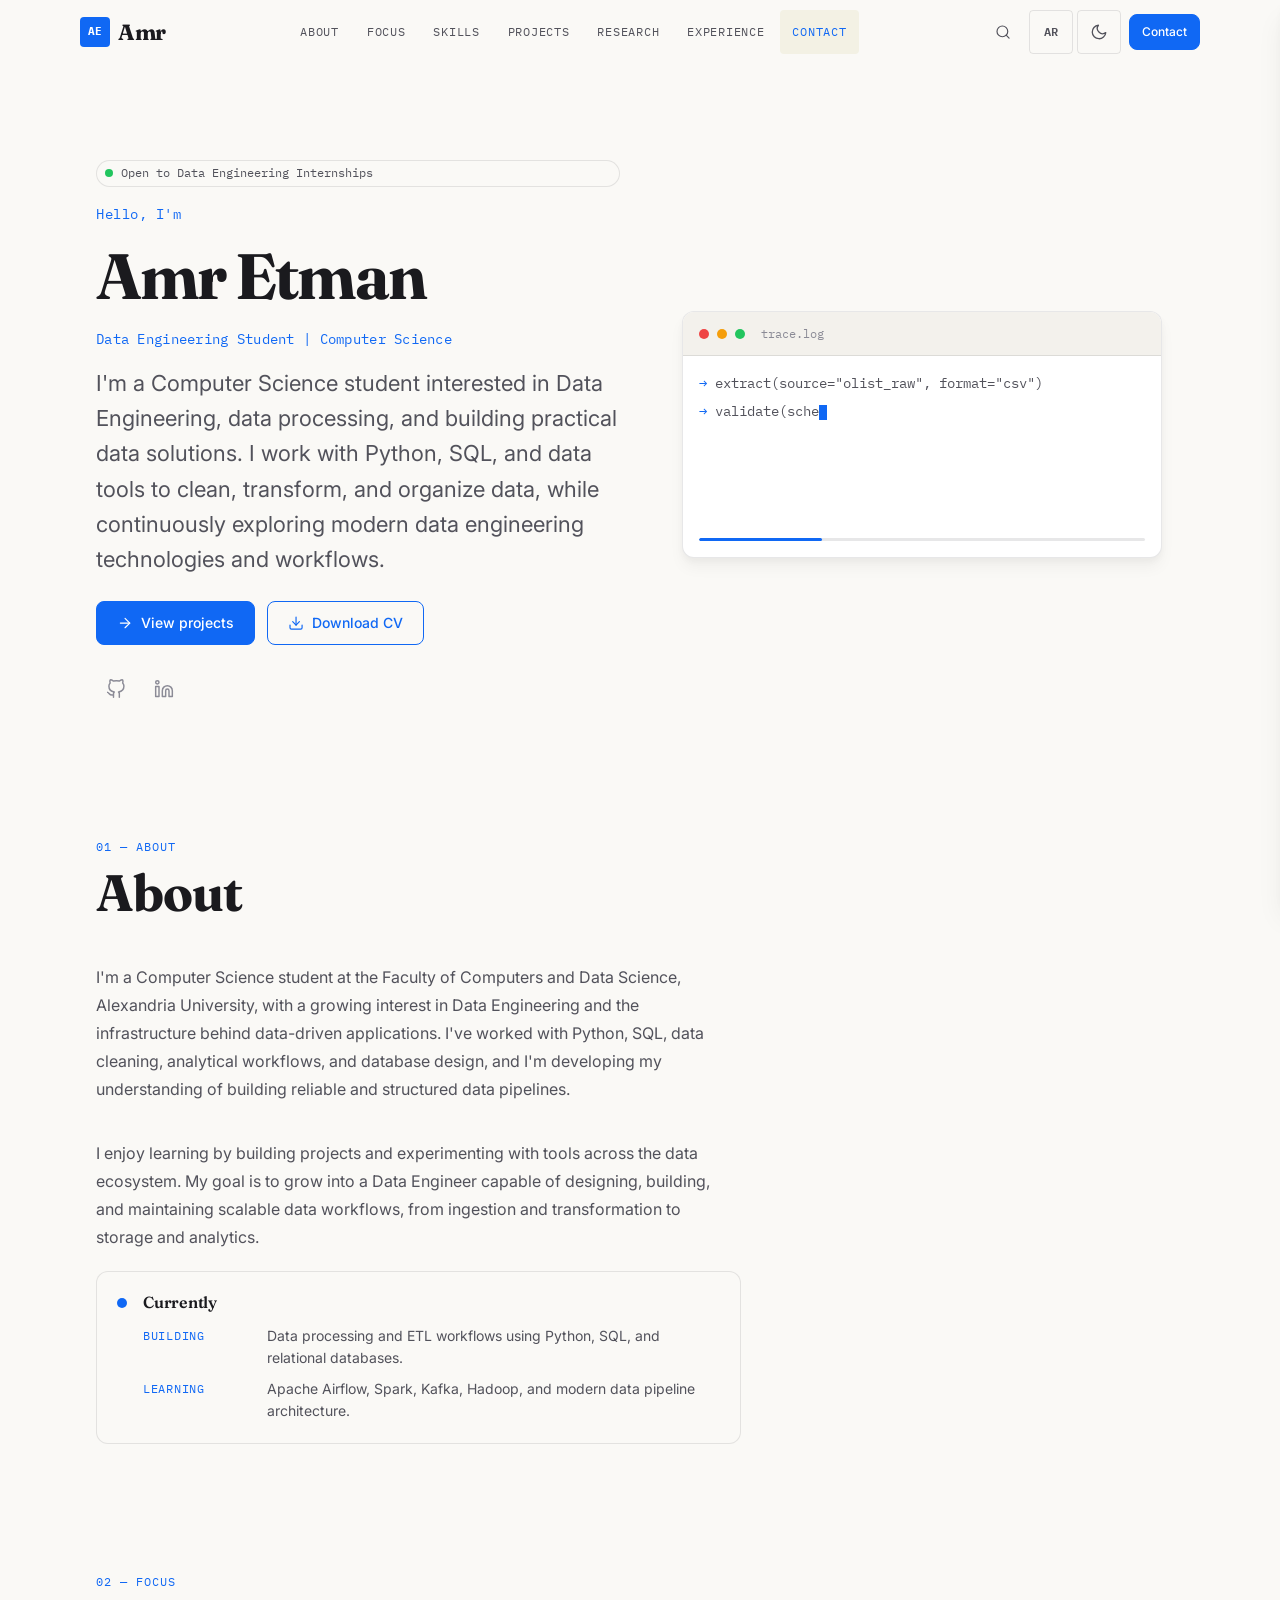
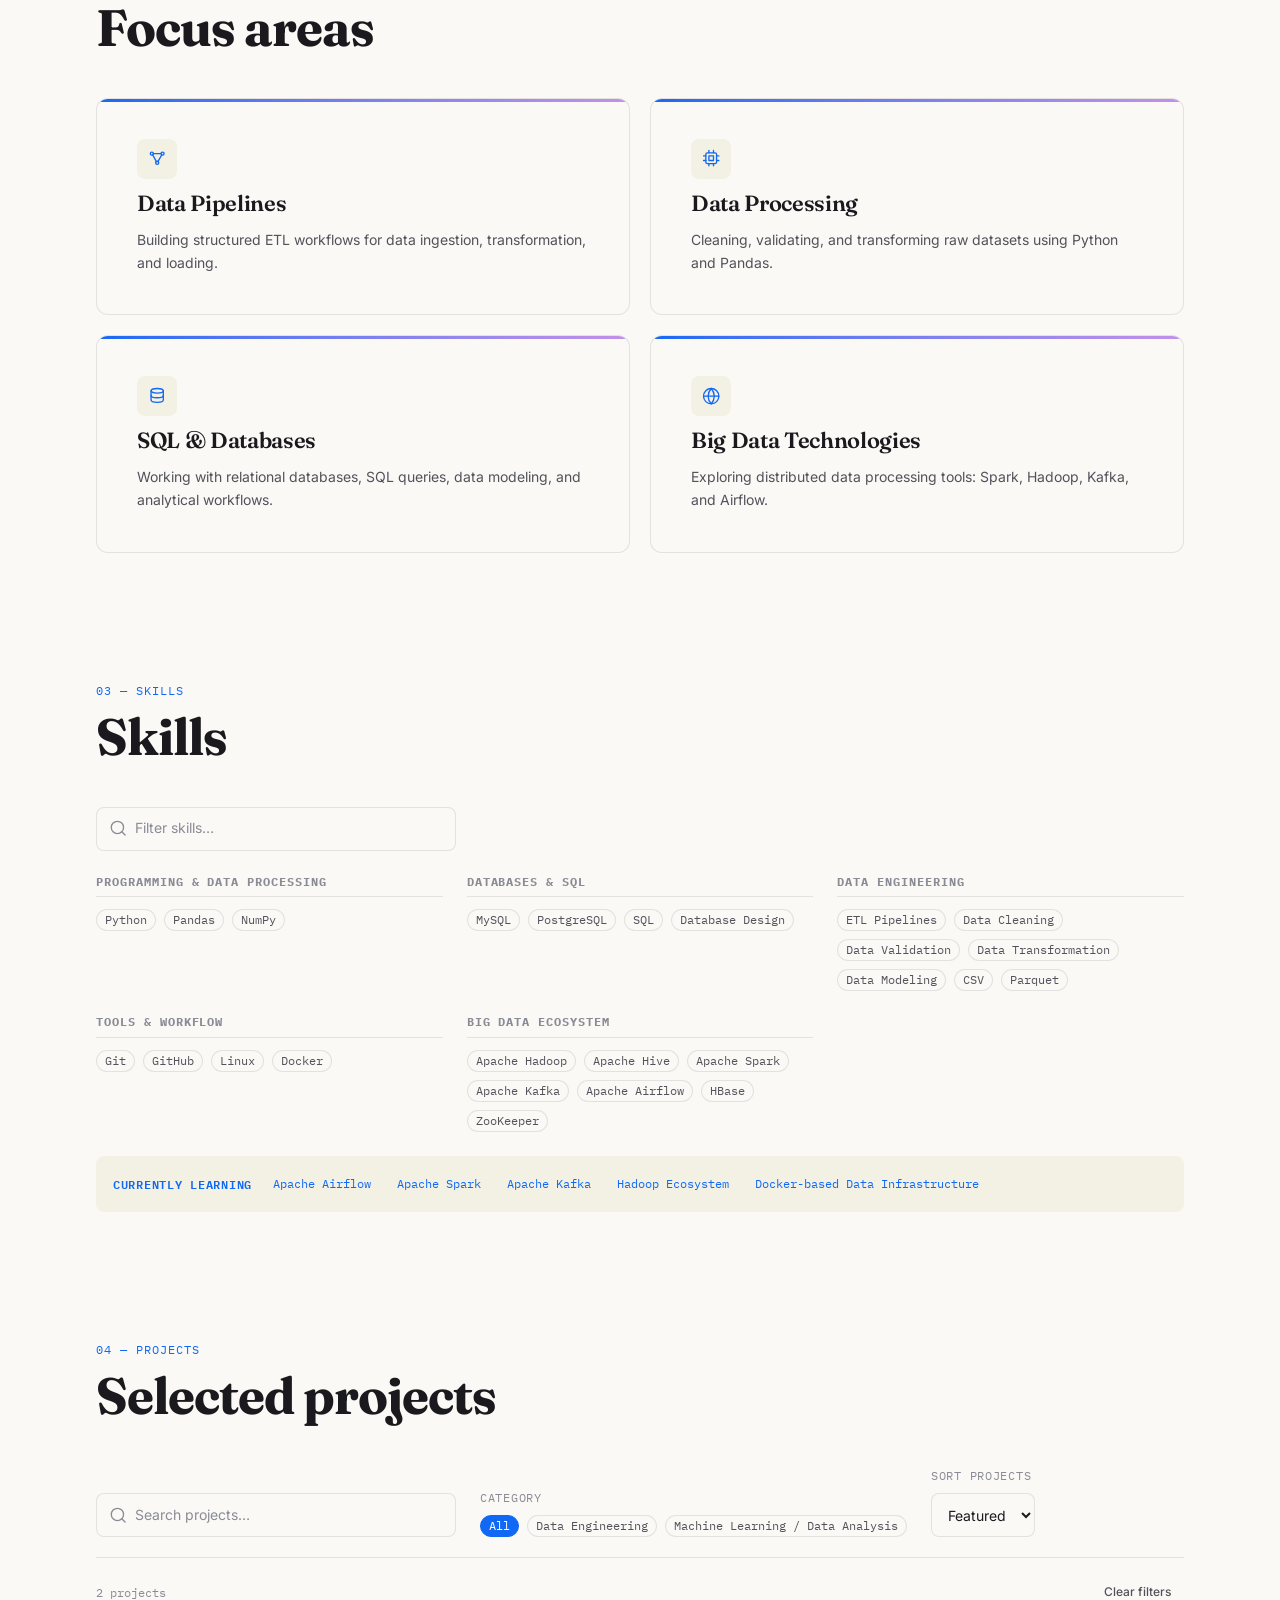
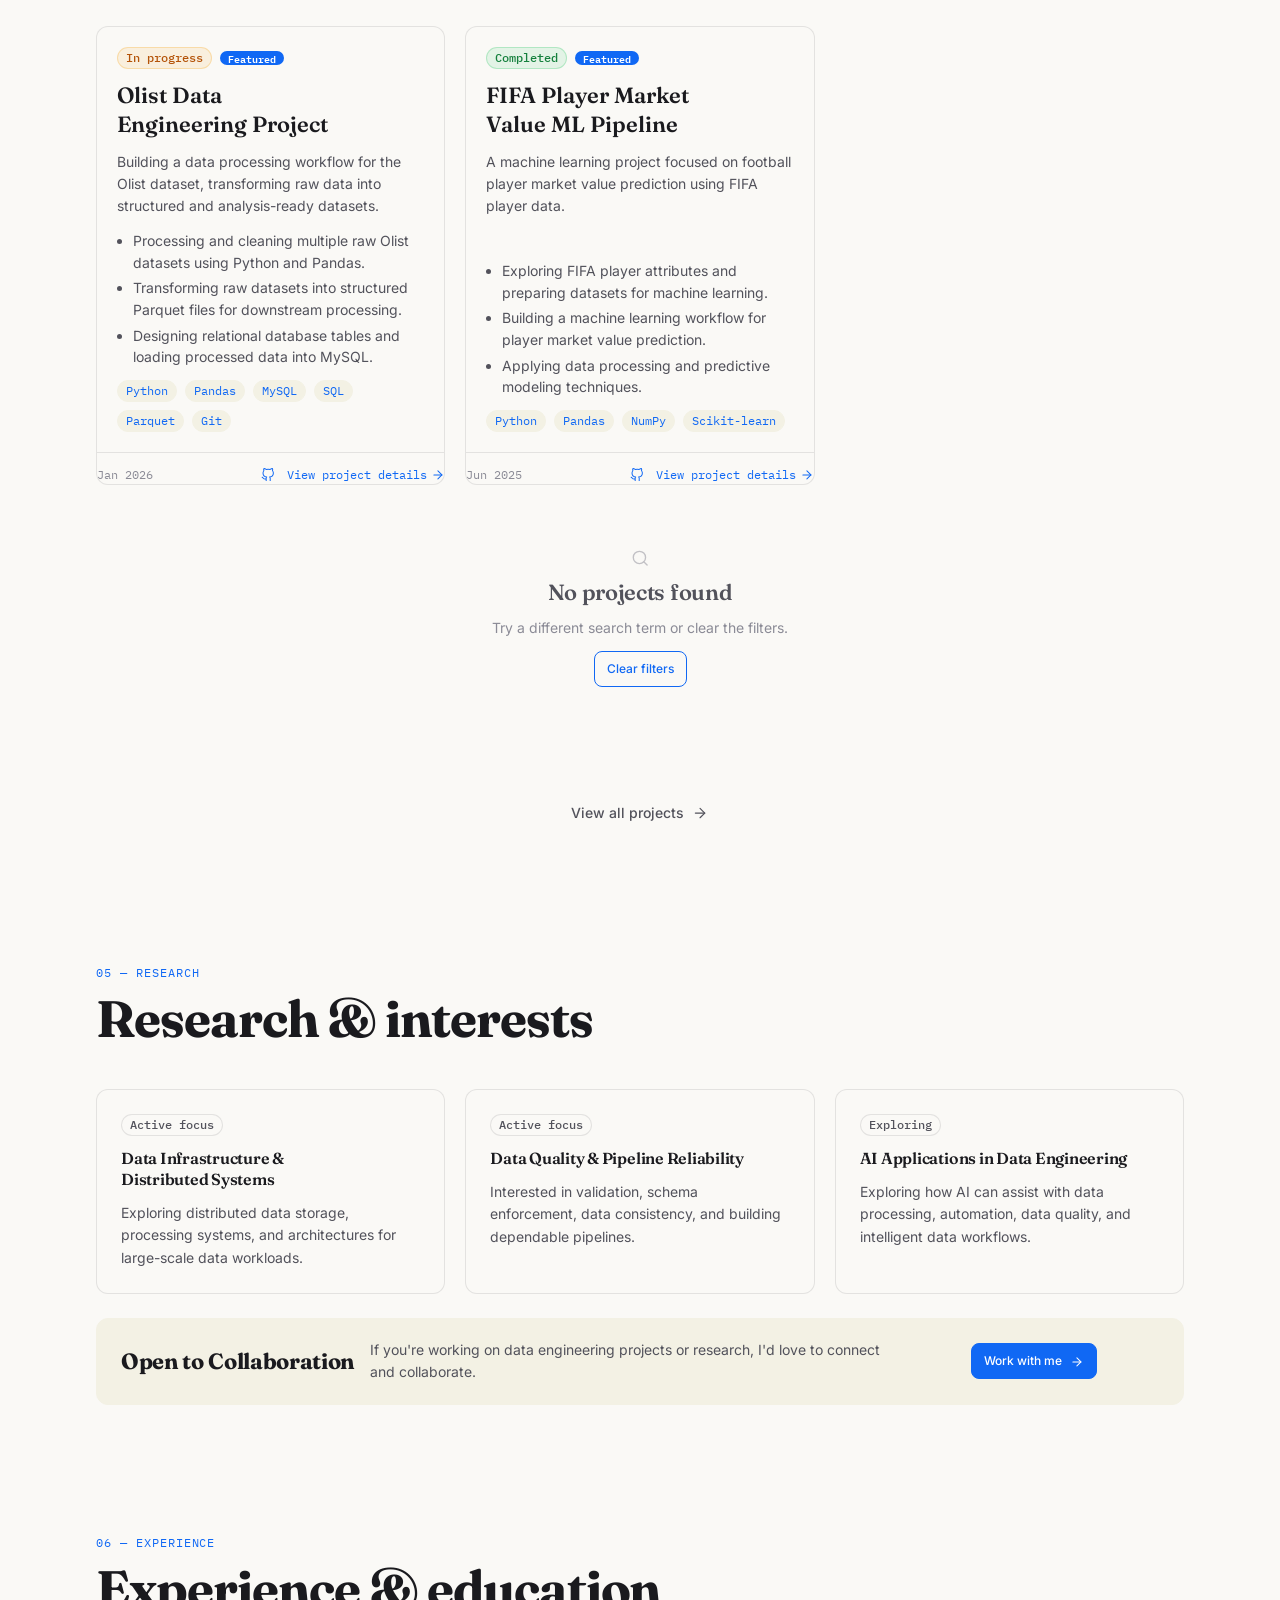
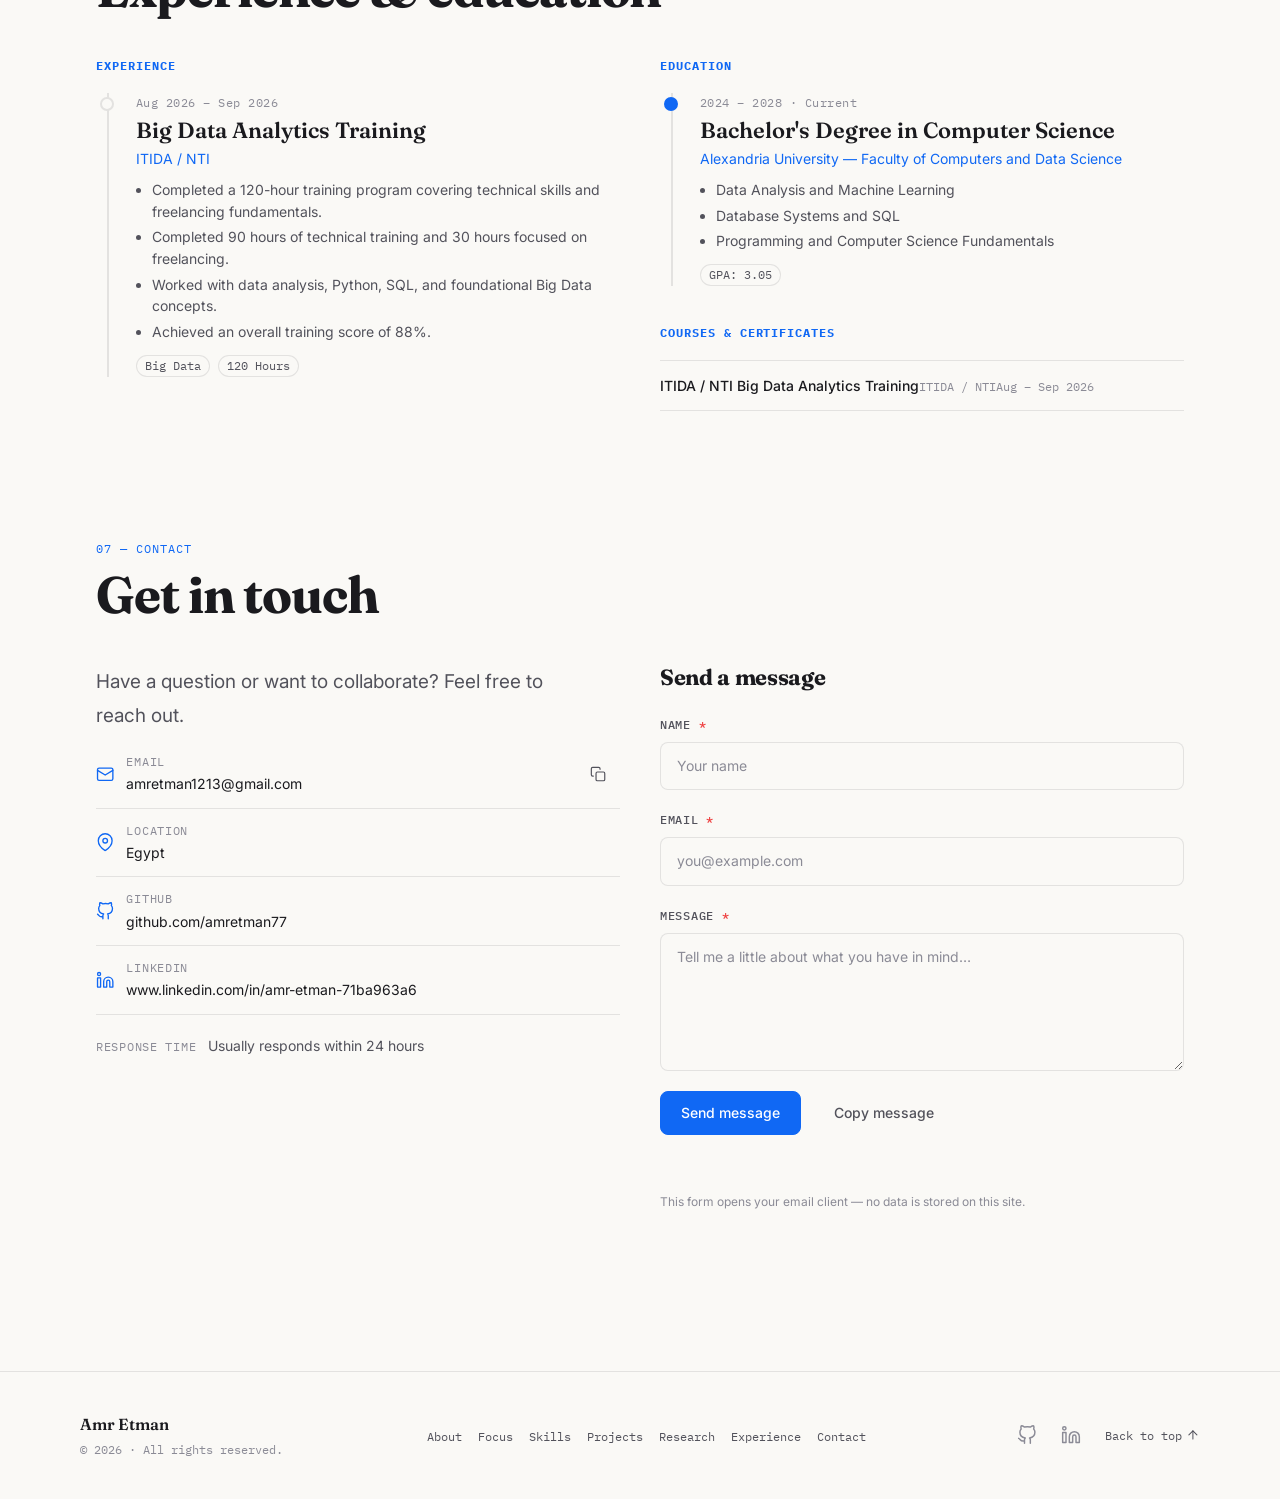
<file: index.html>
<!DOCTYPE html>
<html lang="en" dir="ltr">
<head>
  <meta charset="UTF-8">
  <meta name="viewport" content="width=device-width, initial-scale=1">
  <meta name="color-scheme" content="light dark">
  <meta name="theme-color" content="#faf9f6">
  <title>Your Name — Portfolio</title><!-- REPLACE: static title fallback, generated from data.js at runtime -->
  <meta name="description" content="A personal portfolio for a data engineering student — projects, skills and experience."><!-- REPLACE: static description fallback -->
  <meta name="author" content="Your Name"><!-- REPLACE: static author fallback -->
  <link rel="canonical" href="https://YOUR-DOMAIN.example/"><!-- REPLACE: canonical URL -->

  <!-- Open Graph / Twitter static fallbacks (overwritten from data.js) -->
  <meta property="og:type" content="website">
  <meta property="og:title" content="Your Name — Portfolio">
  <meta property="og:description" content="A personal portfolio for a data engineering student — projects, skills and experience.">
  <meta property="og:url" content="https://YOUR-DOMAIN.example/">
  <meta property="og:image" content="https://YOUR-DOMAIN.example/assets/og-image.png"><!-- REPLACE: OG image -->
  <meta name="twitter:card" content="summary_large_image">
  <meta name="twitter:title" content="Your Name — Portfolio">
  <meta name="twitter:description" content="A personal portfolio for a data engineering student — projects, skills and experience.">
  <meta name="twitter:image" content="https://YOUR-DOMAIN.example/assets/og-image.png">

  <script>
    /* Apply the saved theme before first paint to avoid a flash. */
    (function () {
      try {
        var saved = localStorage.getItem('theme');
        var dark = window.matchMedia('(prefers-color-scheme: dark)').matches;
        document.documentElement.setAttribute('data-theme',
          saved === 'light' || saved === 'dark' ? saved : (dark ? 'dark' : 'light'));
      } catch (e) { /* ignore */ }
    })();
  </script>
  <link rel="icon" href="assets/favicon.svg" type="image/svg+xml">
  <link rel="preconnect" href="https://fonts.googleapis.com">
  <link rel="preconnect" href="https://fonts.gstatic.com" crossorigin>
  <link rel="stylesheet" href="https://fonts.googleapis.com/css2?family=Cairo:wght@600;700&family=Fraunces:opsz,wght@9..144,400;9..144,600;9..144,700&family=IBM+Plex+Mono:wght@400;500&family=Inter:wght@400;500;600;700&family=Tajawal:wght@400;500;700&display=swap">

  <link rel="stylesheet" href="css/tokens.css">
  <link rel="stylesheet" href="css/base.css">
  <link rel="stylesheet" href="css/components.css">
</head>
<body data-page="home" data-base="">
  <a class="skip-link" id="skip-link" href="#main">Skip to content</a>

  <header class="nav" id="site-header"></header>

  <main id="main">
    <noscript>
      <div class="container section">
        <h1>Your Name</h1>
        <p>This portfolio is rendered from a single data file with JavaScript. Please enable JavaScript to view the full experience, or use the contact details in the CV.</p>
      </div>
    </noscript>
  </main>

  <footer class="footer" id="site-footer"></footer>

  <div id="modal-root"></div>
  <div id="palette-root"></div>
  <div class="toast-container" id="toast-container" aria-live="polite" aria-atomic="false"></div>

  <script src="data.js"></script>
  <script src="js/data-loader.js"></script>
  <script src="js/i18n.js"></script>
  <script src="js/render.js"></script>
  <script src="js/ui.js"></script>
  <script src="js/hero-visual.js"></script>
</body>
</html>
</file>
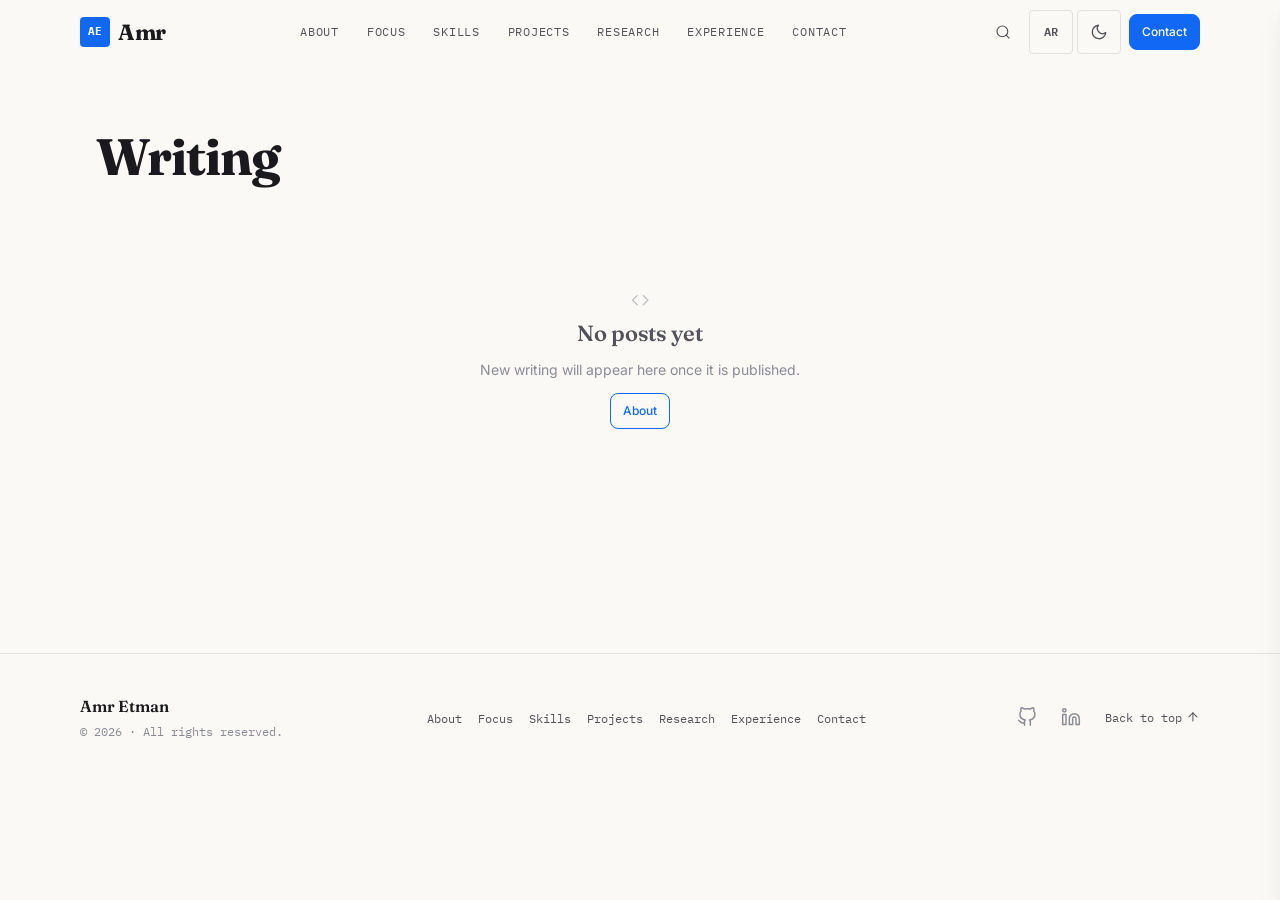
<file: blog/index.html>
<!DOCTYPE html>
<html lang="en" dir="ltr">
<head>
  <meta charset="UTF-8">
  <meta name="viewport" content="width=device-width, initial-scale=1">
  <meta name="color-scheme" content="light dark">
  <meta name="theme-color" content="#faf9f6">
  <title>Writing — Your Name</title><!-- REPLACE: static title fallback -->
  <meta name="description" content="Notes on data engineering, pipelines and analytics."><!-- REPLACE: static description fallback -->
  <meta name="author" content="Your Name">
  <link rel="canonical" href="https://YOUR-DOMAIN.example/blog/"><!-- REPLACE: canonical URL -->
  <meta property="og:type" content="website">
  <meta property="og:title" content="Writing — Your Name">
  <meta property="og:description" content="Notes on data engineering, pipelines and analytics.">
  <meta property="og:url" content="https://YOUR-DOMAIN.example/blog/">
  <meta property="og:image" content="https://YOUR-DOMAIN.example/assets/og-image.png">
  <meta name="twitter:card" content="summary_large_image">
  <script>
    /* Apply the saved theme before first paint to avoid a flash. */
    (function () {
      try {
        var saved = localStorage.getItem('theme');
        var dark = window.matchMedia('(prefers-color-scheme: dark)').matches;
        document.documentElement.setAttribute('data-theme',
          saved === 'light' || saved === 'dark' ? saved : (dark ? 'dark' : 'light'));
      } catch (e) { /* ignore */ }
    })();
  </script>
  <link rel="icon" href="../assets/favicon.svg" type="image/svg+xml">
  <link rel="preconnect" href="https://fonts.googleapis.com">
  <link rel="preconnect" href="https://fonts.gstatic.com" crossorigin>
  <link rel="stylesheet" href="https://fonts.googleapis.com/css2?family=Cairo:wght@600;700&family=Fraunces:opsz,wght@9..144,400;9..144,600;9..144,700&family=IBM+Plex+Mono:wght@400;500&family=Inter:wght@400;500;600;700&family=Tajawal:wght@400;500;700&display=swap">
  <link rel="stylesheet" href="../css/tokens.css">
  <link rel="stylesheet" href="../css/base.css">
  <link rel="stylesheet" href="../css/components.css">
</head>
<body data-page="blog" data-base="../">
  <a class="skip-link" id="skip-link" href="#main">Skip to content</a>
  <header class="nav" id="site-header"></header>

  <main id="main">
    <noscript>
      <div class="container section">
        <h1>Writing</h1>
        <p>Please enable JavaScript to browse the blog archive.</p>
      </div>
    </noscript>
  </main>

  <footer class="footer" id="site-footer"></footer>

  <div id="modal-root"></div>
  <div id="palette-root"></div>
  <div class="toast-container" id="toast-container" aria-live="polite" aria-atomic="false"></div>

  <script src="../data.js"></script>
  <script src="../js/data-loader.js"></script>
  <script src="../js/i18n.js"></script>
  <script src="../js/render.js"></script>
  <script src="../js/ui.js"></script>
  <script src="../js/hero-visual.js"></script>
</body>
</html>
</file>
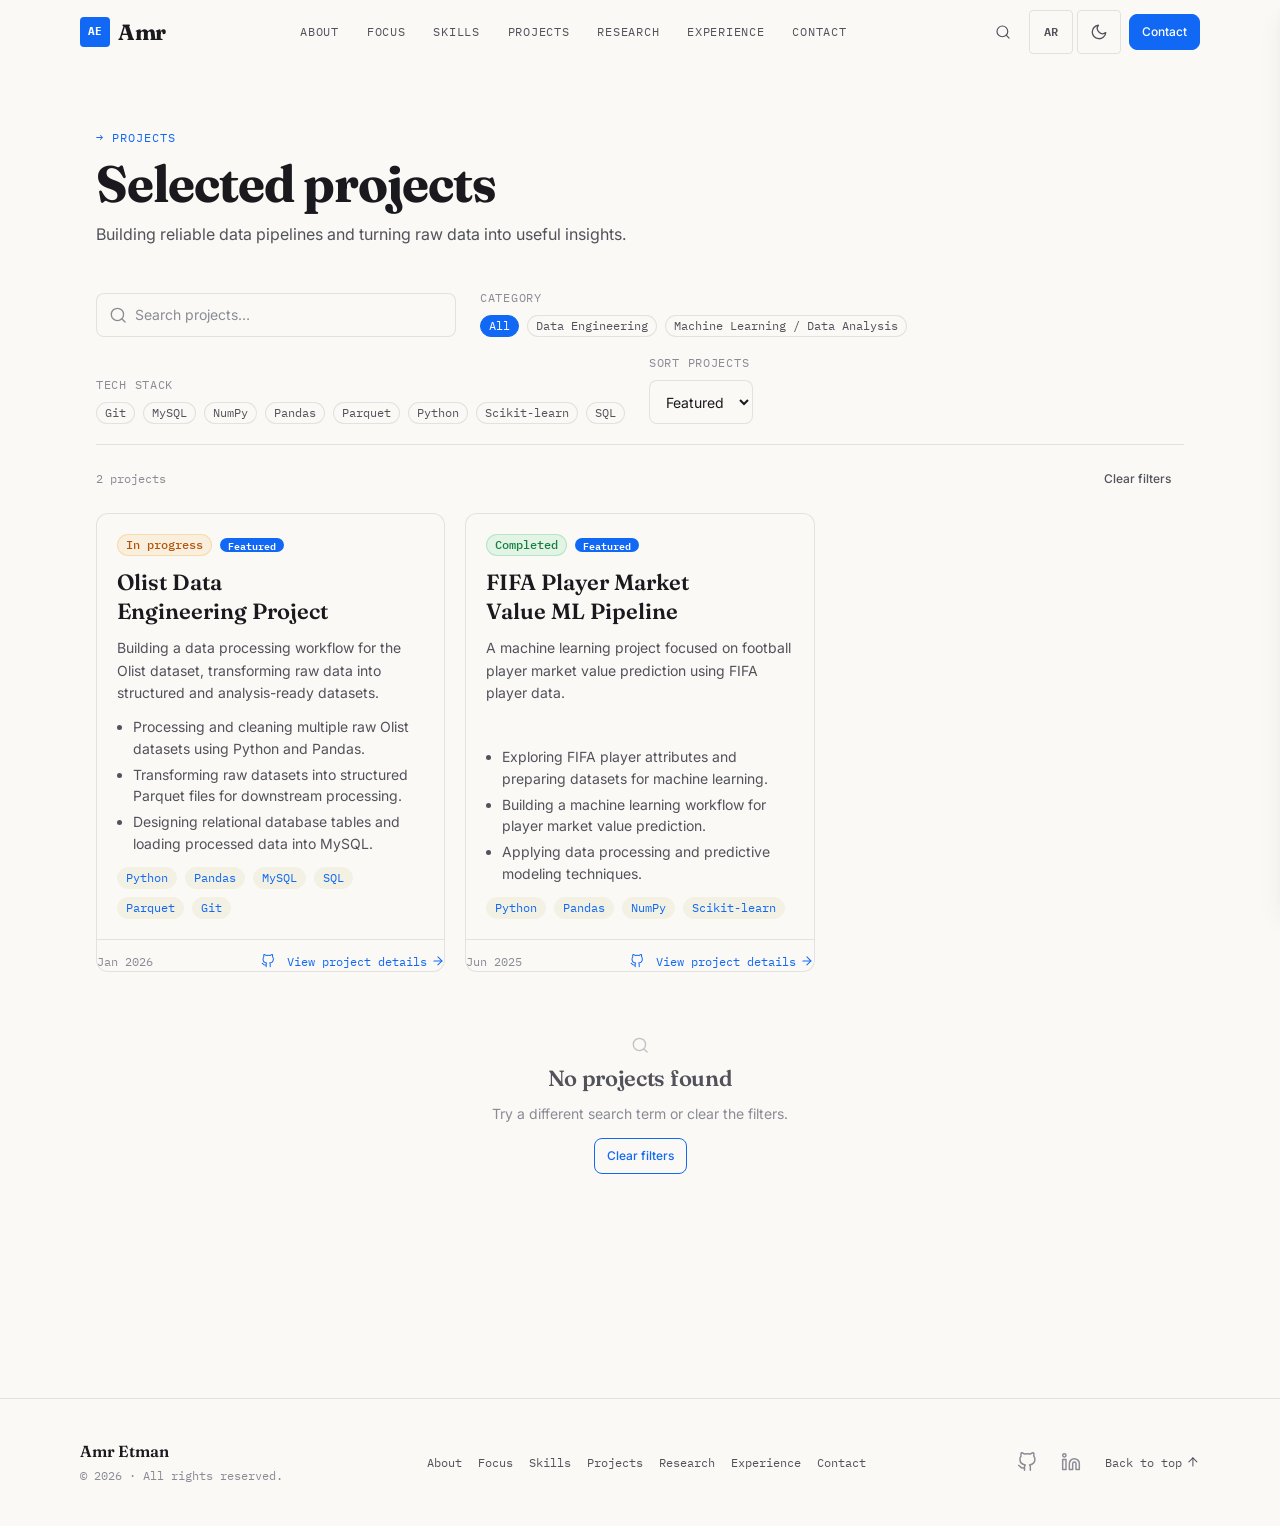
<file: projects/index.html>
<!DOCTYPE html>
<html lang="en" dir="ltr">
<head>
  <meta charset="UTF-8">
  <meta name="viewport" content="width=device-width, initial-scale=1">
  <meta name="color-scheme" content="light dark">
  <meta name="theme-color" content="#faf9f6">
  <title>Projects — Your Name</title><!-- REPLACE: static title fallback -->
  <meta name="description" content="All projects — data engineering, machine learning and data analysis."><!-- REPLACE: static description fallback -->
  <meta name="author" content="Your Name">
  <link rel="canonical" href="https://YOUR-DOMAIN.example/projects/"><!-- REPLACE: canonical URL -->
  <meta property="og:type" content="website">
  <meta property="og:title" content="Projects — Your Name">
  <meta property="og:description" content="All projects — data engineering, machine learning and data analysis.">
  <meta property="og:url" content="https://YOUR-DOMAIN.example/projects/">
  <meta property="og:image" content="https://YOUR-DOMAIN.example/assets/og-image.png">
  <meta name="twitter:card" content="summary_large_image">
  <script>
    /* Apply the saved theme before first paint to avoid a flash. */
    (function () {
      try {
        var saved = localStorage.getItem('theme');
        var dark = window.matchMedia('(prefers-color-scheme: dark)').matches;
        document.documentElement.setAttribute('data-theme',
          saved === 'light' || saved === 'dark' ? saved : (dark ? 'dark' : 'light'));
      } catch (e) { /* ignore */ }
    })();
  </script>
  <link rel="icon" href="../assets/favicon.svg" type="image/svg+xml">
  <link rel="preconnect" href="https://fonts.googleapis.com">
  <link rel="preconnect" href="https://fonts.gstatic.com" crossorigin>
  <link rel="stylesheet" href="https://fonts.googleapis.com/css2?family=Cairo:wght@600;700&family=Fraunces:opsz,wght@9..144,400;9..144,600;9..144,700&family=IBM+Plex+Mono:wght@400;500&family=Inter:wght@400;500;600;700&family=Tajawal:wght@400;500;700&display=swap">
  <link rel="stylesheet" href="../css/tokens.css">
  <link rel="stylesheet" href="../css/base.css">
  <link rel="stylesheet" href="../css/components.css">
</head>
<body data-page="projects" data-base="../">
  <a class="skip-link" id="skip-link" href="#main">Skip to content</a>
  <header class="nav" id="site-header"></header>

  <main id="main">
    <noscript>
      <div class="container section">
        <h1>Projects</h1>
        <p>Please enable JavaScript to browse the projects archive.</p>
      </div>
    </noscript>
  </main>

  <footer class="footer" id="site-footer"></footer>

  <div id="modal-root"></div>
  <div id="palette-root"></div>
  <div class="toast-container" id="toast-container" aria-live="polite" aria-atomic="false"></div>

  <script src="../data.js"></script>
  <script src="../js/data-loader.js"></script>
  <script src="../js/i18n.js"></script>
  <script src="../js/render.js"></script>
  <script src="../js/ui.js"></script>
  <script src="../js/hero-visual.js"></script>
</body>
</html>
</file>
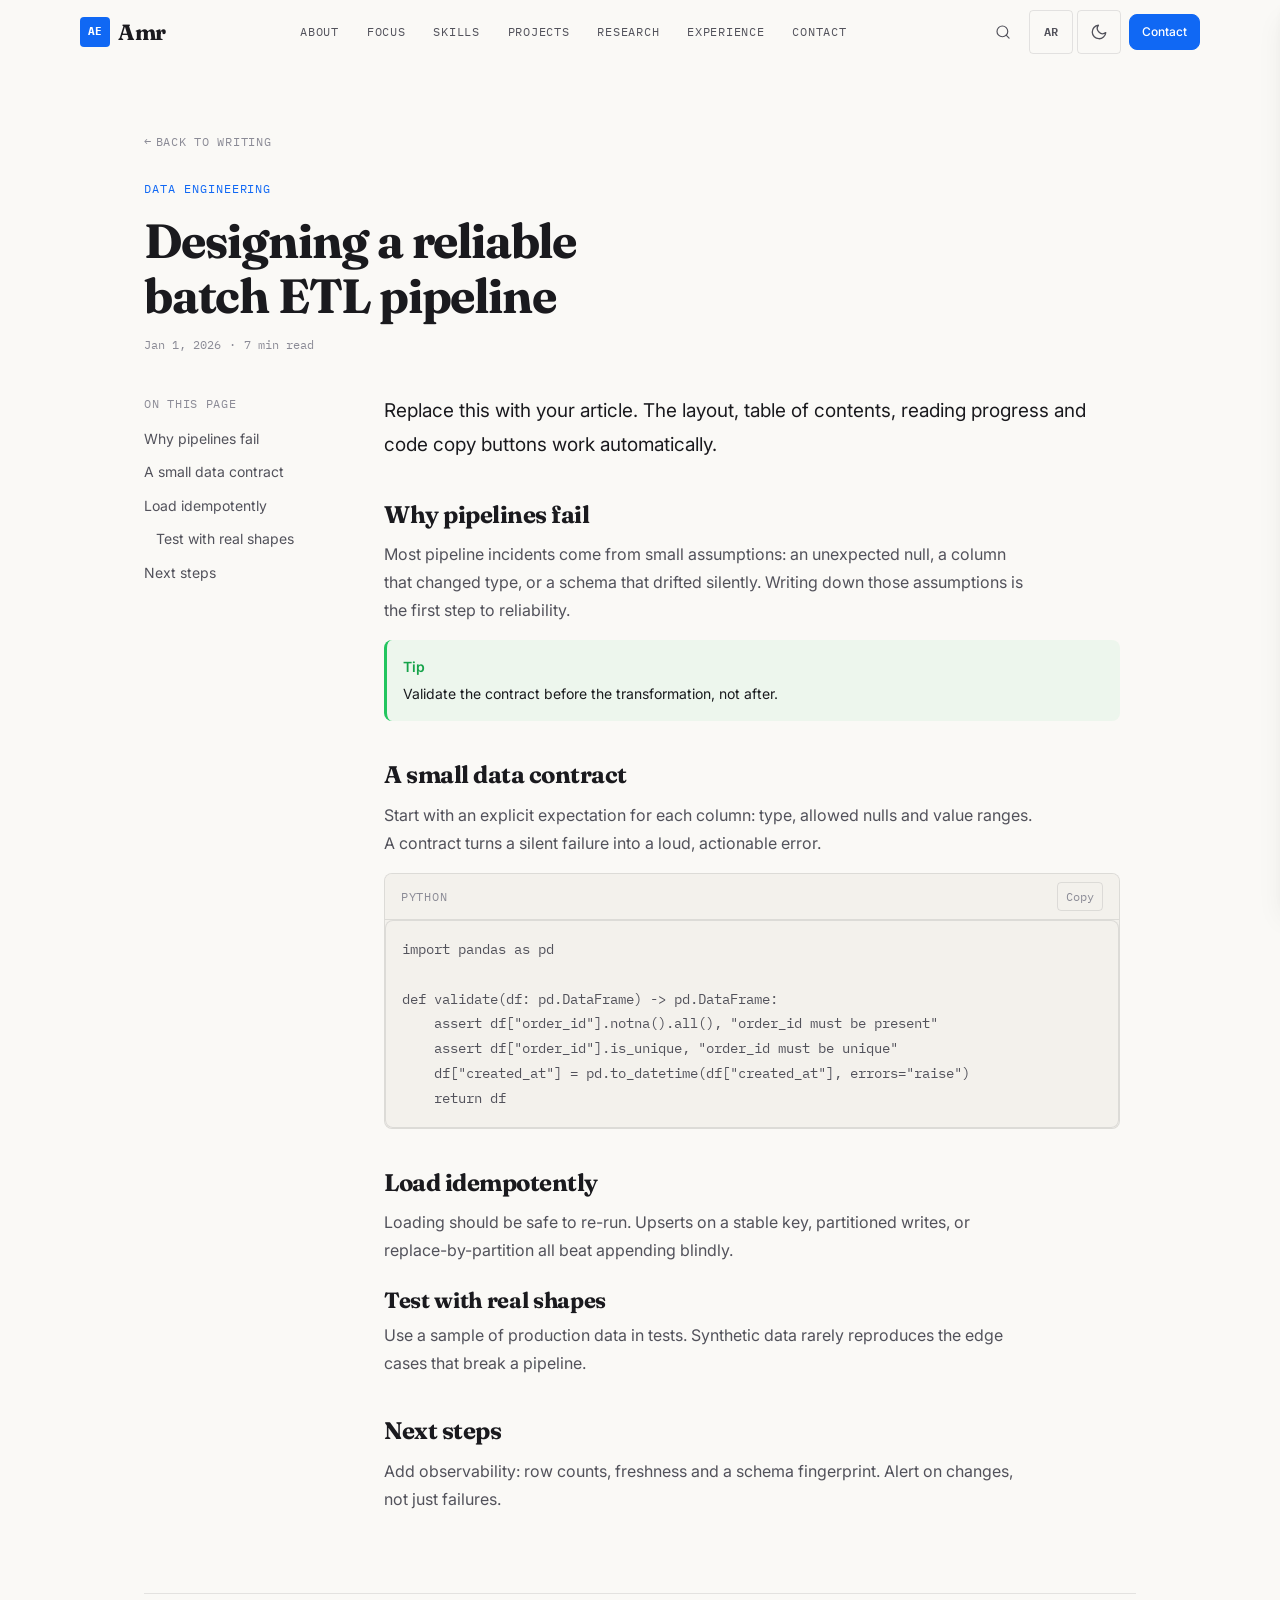
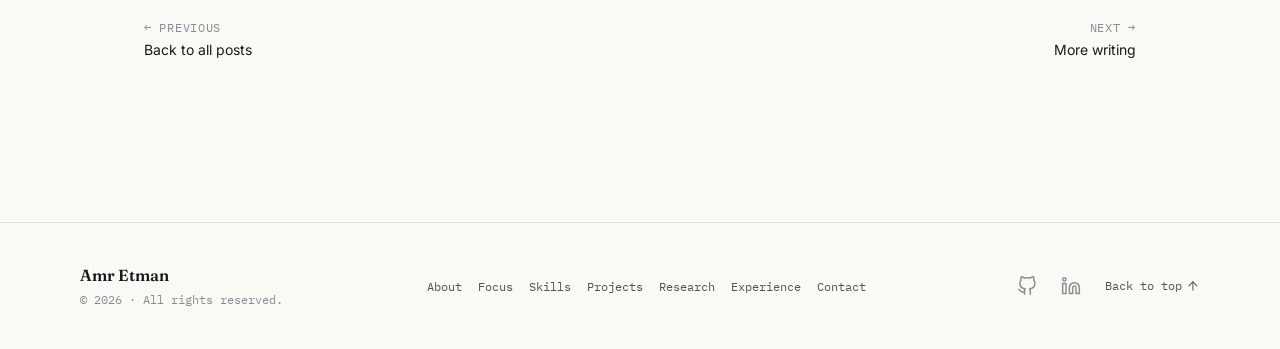
<file: blog/_template.html>
<!DOCTYPE html>
<!--
  BLOG POST TEMPLATE
  1. Copy this file to blog/your-post-slug.html
  2. Replace the title, meta description, date, category and body.
  3. Add a matching entry to the `blog` array in data.js (id + link).
  The table of contents, reading progress and code-copy buttons are automatic.
-->
<html lang="en" dir="ltr">
<head>
  <meta charset="UTF-8">
  <meta name="viewport" content="width=device-width, initial-scale=1">
  <meta name="color-scheme" content="light dark">
  <meta name="theme-color" content="#faf9f6">
  <title>Post title — Your Name</title><!-- REPLACE: post title -->
  <meta name="description" content="A short summary of this article."><!-- REPLACE: post description -->
  <meta name="author" content="Your Name">
  <link rel="canonical" href="https://YOUR-DOMAIN.example/blog/your-post.html"><!-- REPLACE -->
  <meta property="og:type" content="article">
  <meta property="og:title" content="Post title — Your Name">
  <meta property="og:description" content="A short summary of this article.">
  <meta property="og:image" content="https://YOUR-DOMAIN.example/assets/og-image.png">
  <meta name="twitter:card" content="summary_large_image">
  <script>
    /* Apply the saved theme before first paint to avoid a flash. */
    (function () {
      try {
        var saved = localStorage.getItem('theme');
        var dark = window.matchMedia('(prefers-color-scheme: dark)').matches;
        document.documentElement.setAttribute('data-theme',
          saved === 'light' || saved === 'dark' ? saved : (dark ? 'dark' : 'light'));
      } catch (e) { /* ignore */ }
    })();
  </script>
  <link rel="icon" href="../assets/favicon.svg" type="image/svg+xml">
  <link rel="preconnect" href="https://fonts.googleapis.com">
  <link rel="preconnect" href="https://fonts.gstatic.com" crossorigin>
  <link rel="stylesheet" href="https://fonts.googleapis.com/css2?family=Cairo:wght@600;700&family=Fraunces:opsz,wght@9..144,400;9..144,600;9..144,700&family=IBM+Plex+Mono:wght@400;500&family=Inter:wght@400;500;600;700&family=Tajawal:wght@400;500;700&display=swap">
  <link rel="stylesheet" href="../css/tokens.css">
  <link rel="stylesheet" href="../css/base.css">
  <link rel="stylesheet" href="../css/components.css">
</head>
<body data-page="article" data-base="../">
  <a class="skip-link" id="skip-link" href="#main">Skip to content</a>
  <header class="nav" id="site-header"></header>

  <div class="article-progress" aria-hidden="true"><span id="article-progress-bar"></span></div>

  <main id="main">
    <div class="container container-narrow article-shell">
      <a class="article-back" href="index.html">
        <span aria-hidden="true">←</span> Back to writing
      </a>

      <article class="article">
        <header class="article__header">
          <span class="article__category">Data Engineering</span><!-- REPLACE -->
          <h1 class="article__title">Designing a reliable batch ETL pipeline</h1><!-- REPLACE -->
          <div class="article__meta">
            <time datetime="2026-01-01">Jan 1, 2026</time><!-- REPLACE -->
            <span class="article__dot" aria-hidden="true">·</span>
            <span>7 min read</span><!-- REPLACE -->
          </div>
        </header>

        <div class="article-layout">
          <aside class="article-sidebar">
            <nav class="article-toc" data-toc aria-label="Table of contents">
              <p class="article-toc__title">On this page</p>
              <ol class="article-toc__list" data-toc-list></ol>
            </nav>
          </aside>

          <div class="article-content">

            <div class="article-lang" data-lang-content="en" lang="en" dir="ltr">
              <p class="article-lead">Replace this with your article. The layout, table of contents, reading progress and code copy buttons work automatically.</p>

              <h2 id="why-pipelines">Why pipelines fail</h2>
              <p>Most pipeline incidents come from small assumptions: an unexpected null, a column that changed type, or a schema that drifted silently. Writing down those assumptions is the first step to reliability.</p>

              <div class="callout callout--tip">
                <div class="callout__content">
                  <div class="callout__title">Tip</div>
                  Validate the contract before the transformation, not after.
                </div>
              </div>

              <h2 id="a-small-contract">A small data contract</h2>
              <p>Start with an explicit expectation for each column: type, allowed nulls and value ranges. A contract turns a silent failure into a loud, actionable error.</p>

              <div class="code-block">
                <div class="code-block__header">
                  <span class="code-block__lang">python</span>
                  <button type="button" class="code-block__copy" data-code-copy>Copy</button>
                </div>
                <pre><code>import pandas as pd

def validate(df: pd.DataFrame) -&gt; pd.DataFrame:
    assert df["order_id"].notna().all(), "order_id must be present"
    assert df["order_id"].is_unique, "order_id must be unique"
    df["created_at"] = pd.to_datetime(df["created_at"], errors="raise")
    return df</code></pre>
              </div>

              <h2 id="load-idempotently">Load idempotently</h2>
              <p>Loading should be safe to re-run. Upserts on a stable key, partitioned writes, or replace-by-partition all beat appending blindly.</p>

              <h3 id="testing">Test with real shapes</h3>
              <p>Use a sample of production data in tests. Synthetic data rarely reproduces the edge cases that break a pipeline.</p>

              <h2 id="next-steps">Next steps</h2>
              <p>Add observability: row counts, freshness and a schema fingerprint. Alert on changes, not just failures.</p>
            </div>

            <div class="article-lang" data-lang-content="ar" lang="ar" dir="rtl">
              <p class="article-lead">استبدل هذا بمقالك. يعمل التنسيق وفهرس المحتويات وشريط تقدم القراءة وأزرار نسخ الكود تلقائياً.</p>

              <h2 id="ar-why">لماذا تفشل خطوط البيانات؟</h2>
              <p>معظم أعطال خطوط البيانات تأتي من افتراضات صغيرة: قيمة فارغة غير متوقعة، أو تغيّر نوع عمود، أو انحراف صامت في المخطط. كتابة هذه الافتراضات صراحةً هي الخطوة الأولى نحو الموثوقية.</p>

              <div class="callout callout--tip">
                <div class="callout__content">
                  <div class="callout__title">نصيحة</div>
                  تحقق من العقد قبل التحويل، لا بعده.
                </div>
              </div>

              <h2 id="ar-contract">عقد بيانات صغير</h2>
              <p>ابدأ بتوقّع صريح لكل عمود: النوع، والقيم الفارغة المسموحة، ونطاق القيم. العقد يحوّل الفشل الصامت إلى خطأ واضح وقابل للتصرف.</p>

              <div class="code-block">
                <div class="code-block__header">
                  <span class="code-block__lang">python</span>
                  <button type="button" class="code-block__copy" data-code-copy>نسخ</button>
                </div>
                <pre><code>import pandas as pd

def validate(df: pd.DataFrame) -&gt; pd.DataFrame:
    assert df["order_id"].notna().all()
    assert df["order_id"].is_unique
    df["created_at"] = pd.to_datetime(df["created_at"])
    return df</code></pre>
              </div>

              <h2 id="ar-load">تحميل آمن للتكرار</h2>
              <p>يجب أن يكون التحميل آمناً عند إعادة التشغيل. عمليات الإدراج المحدّث (upsert) على مفتاح ثابت، أو الكتابة حسب الأقسام، أفضل من الإضافة العشوائية.</p>

              <h2 id="ar-next">الخطوات التالية</h2>
              <p>أضف المراقبة: عدد الصفوف، وحداثة البيانات، وبصمة المخطط. ونبّه عند التغيّر، لا عند الفشل فقط.</p>
            </div>

          </div>
        </div>

        <nav class="article-pager" aria-label="Article navigation">
          <a class="article-pager__link" href="index.html"><span class="article-pager__label">← Previous</span><span class="article-pager__title">Back to all posts</span></a>
          <a class="article-pager__link article-pager__link--next" href="index.html"><span class="article-pager__label">Next →</span><span class="article-pager__title">More writing</span></a>
        </nav>
      </article>
    </div>
  </main>

  <footer class="footer" id="site-footer"></footer>
  <div id="modal-root"></div>
  <div id="palette-root"></div>
  <div class="toast-container" id="toast-container" aria-live="polite" aria-atomic="false"></div>

  <script src="../data.js"></script>
  <script src="../js/data-loader.js"></script>
  <script src="../js/i18n.js"></script>
  <script src="../js/render.js"></script>
  <script src="../js/ui.js"></script>
  <script src="../js/hero-visual.js"></script>
  <script>
    (function () {
      'use strict';

      function activeLang() {
        return document.documentElement.getAttribute('data-lang') === 'ar' ? 'ar' : 'en';
      }

      function buildToc() {
        var lang = activeLang();
        var content = document.querySelector('[data-lang-content="' + lang + '"]');
        var list = document.querySelector('[data-toc-list]');
        if (!content || !list) return;
        var headings = content.querySelectorAll('h2, h3');
        var html = '';
        var index = 0;
        headings.forEach(function (heading) {
          if (!heading.id) {
            index += 1;
            heading.id = 'section-' + index;
          }
          html += '<li class="article-toc__item article-toc__item--' + heading.tagName.toLowerCase() + '">' +
            '<a class="article-toc__link" href="#' + heading.id + '">' + heading.textContent + '</a></li>';
        });
        list.innerHTML = html || '<li class="article-toc__item">—</li>';
      }

      function updateProgress() {
        var bar = document.getElementById('article-progress-bar');
        if (!bar) return;
        var doc = document.documentElement;
        var scrollTop = window.pageYOffset || doc.scrollTop || 0;
        var height = doc.scrollHeight - doc.clientHeight;
        bar.style.width = (height > 0 ? (scrollTop / height) * 100 : 0) + '%';
      }

      function copyCode(button) {
        var block = button.closest('.code-block');
        var code = block ? block.querySelector('code') : null;
        if (!code) return;
        var text = code.textContent;
        var done = function (ok) {
          button.textContent = ok ? (activeLang() === 'ar' ? 'تم النسخ' : 'Copied') : 'Error';
          window.setTimeout(function () {
            button.textContent = activeLang() === 'ar' ? 'نسخ' : 'Copy';
          }, 1800);
        };
        if (navigator.clipboard && navigator.clipboard.writeText) {
          navigator.clipboard.writeText(text).then(function () { done(true); }).catch(function () { done(false); });
        } else {
          var area = document.createElement('textarea');
          area.value = text;
          document.body.appendChild(area);
          area.select();
          try { done(document.execCommand('copy')); } catch (e) { done(false); }
          area.remove();
        }
      }

      document.addEventListener('DOMContentLoaded', function () {
        buildToc();
        updateProgress();
        document.addEventListener('site:langchange', buildToc);
        window.addEventListener('scroll', updateProgress, { passive: true });
        document.querySelectorAll('[data-code-copy]').forEach(function (button) {
          button.addEventListener('click', function () { copyCode(button); });
        });
      });
    })();
  </script>
</body>
</html>
</file>
<file: css/tokens.css>
/* ============================================================
   Design Tokens — Portfolio
   CSS custom properties only. No selectors beyond :root / [data-theme].
   ============================================================ */

:root {
  /* ——— Fonts ——————————————————————————————————————————————— */
  --font-heading: 'Fraunces', serif;
  --font-body: 'Inter', sans-serif;
  --font-mono: 'IBM Plex Mono', monospace;

  /* ——— Fluid Type Scale ——————————————————————————————————— */
  --text-xs: clamp(0.6875rem, 0.625rem + 0.2vw, 0.75rem);
  --text-sm: clamp(0.8125rem, 0.75rem + 0.25vw, 0.875rem);
  --text-base: clamp(0.9375rem, 0.875rem + 0.25vw, 1rem);
  --text-md: clamp(1.0625rem, 0.9375rem + 0.5vw, 1.1875rem);
  --text-lg: clamp(1.1875rem, 1rem + 0.75vw, 1.375rem);
  --text-h3: clamp(1.25rem, 1rem + 1vw, 1.5rem);
  --text-h2: clamp(1.5rem, 1.125rem + 1.5vw, 2rem);
  --text-h1: clamp(2rem, 1.5rem + 2vw, 3rem);
  --text-display: clamp(2.5rem, 1.75rem + 3vw, 4rem);

  /* ——— Line Heights ——————————————————————————————————————— */
  --leading-tight: 1.15;
  --leading-snug: 1.3;
  --leading-normal: 1.6;
  --leading-relaxed: 1.75;

  /* ——— Letter Spacing —————————————————————————————————————— */
  --tracking-tight: -0.02em;
  --tracking-normal: 0;
  --tracking-wide: 0.04em;
  --tracking-wider: 0.08em;

  /* ——— Font Weights ——————————————————————————————————————— */
  --weight-normal: 400;
  --weight-medium: 500;
  --weight-semibold: 600;
  --weight-bold: 700;

  /* ——— Spacing Scale —————————————————————————————————————— */
  --space-3xs: 0.125rem;
  --space-2xs: 0.25rem;
  --space-xs: 0.5rem;
  --space-sm: 0.75rem;
  --space-md: 1rem;
  --space-lg: 1.5rem;
  --space-xl: 2rem;
  --space-2xl: 3rem;
  --space-3xl: 4rem;
  --space-4xl: 6rem;
  --space-5xl: 8rem;

  /* ——— Section Padding ———————————————————————————————————— */
  --section-padding: clamp(4rem, 10vw, 8rem);

  /* ——— Layout ————————————————————————————————————————————— */
  --grid-columns: 12;
  --content-max-width: 70rem;
  --content-padding-inline: clamp(1rem, 4vw, 2rem);

  /* ——— Border Radius Scale ———————————————————————————————— */
  --radius-xs: 0.125rem;
  --radius-sm: 0.25rem;
  --radius-md: 0.5rem;
  --radius-lg: 0.75rem;
  --radius-xl: 1rem;
  --radius-2xl: 1.5rem;
  --radius-full: 9999px;

  /* ——— Transitions ———————————————————————————————————————— */
  --duration-instant: 75ms;
  --duration-fast: 150ms;
  --duration-normal: 250ms;
  --duration-slow: 400ms;
  --duration-slower: 600ms;
  --ease-default: cubic-bezier(0.4, 0, 0.2, 1);
  --ease-in: cubic-bezier(0.4, 0, 1, 1);
  --ease-out: cubic-bezier(0, 0, 0.2, 1);
  --ease-in-out: cubic-bezier(0.4, 0, 0.2, 1);
  --ease-bounce: cubic-bezier(0.34, 1.56, 0.64, 1);
  --transition-colors: color var(--duration-normal) var(--ease-default),
    background-color var(--duration-normal) var(--ease-default),
    border-color var(--duration-normal) var(--ease-default),
    box-shadow var(--duration-normal) var(--ease-default);
  --transition-transform: transform var(--duration-normal) var(--ease-default);
  --transition-opacity: opacity var(--duration-normal) var(--ease-default);

  /* ——— Z-Index Scale —————————————————————————————————————— */
  --z-base: 0;
  --z-dropdown: 100;
  --z-sticky: 200;
  --z-nav: 300;
  --z-overlay: 400;
  --z-modal: 500;
  --z-toast: 600;
  --z-palette: 700;
  --z-tooltip: 800;
  --z-max: 9999;

  /* ——— Focus Ring ————————————————————————————————————————— */
  --focus-ring-width: 2px;
  --focus-ring-offset: 2px;
}

/* ============================================================
   Light Theme (default)
   ============================================================ */
:root,
[data-theme="light"] {
  --color-accent: #3B82F6;
  --color-accent-hover: color-mix(in oklch, #3B82F6 85%, #000);
  --color-accent-soft: color-mix(in oklch, #3B82F6 12%, #faf9f6);
  --color-accent-subtle: color-mix(in oklch, #3B82F6 6%, #faf9f6);
  --color-accent-contrast: #ffffff;

  --color-bg: #faf9f6;
  --color-bg-raised: #ffffff;
  --color-bg-sunken: #f3f1ec;
  --color-bg-overlay: rgba(250, 249, 246, 0.85);

  --color-text: #1a1a1e;
  --color-text-secondary: #52525b;
  --color-text-tertiary: #8b8b96;
  --color-text-inverse: #faf9f6;

  --color-border: rgba(26, 26, 30, 0.1);
  --color-border-strong: rgba(26, 26, 30, 0.2);
  --color-border-subtle: rgba(26, 26, 30, 0.06);

  --color-link: var(--color-accent);
  --color-link-hover: var(--color-accent-hover);

  --color-success: #16a34a;
  --color-warning: #d97706;
  --color-error: #dc2626;

  --shadow-xs: 0 1px 2px rgba(26, 26, 30, 0.04);
  --shadow-sm: 0 1px 3px rgba(26, 26, 30, 0.06), 0 1px 2px rgba(26, 26, 30, 0.04);
  --shadow-md: 0 4px 6px rgba(26, 26, 30, 0.05), 0 2px 4px rgba(26, 26, 30, 0.04);
  --shadow-lg: 0 10px 15px rgba(26, 26, 30, 0.04), 0 4px 6px rgba(26, 26, 30, 0.03);
  --shadow-xl: 0 20px 25px rgba(26, 26, 30, 0.05), 0 8px 10px rgba(26, 26, 30, 0.03);

  --color-focus-ring: var(--color-accent);
  --color-selection-bg: color-mix(in oklch, #3B82F6 20%, transparent);
  --color-scrollbar-thumb: rgba(26, 26, 30, 0.15);
  --color-scrollbar-track: transparent;

  --color-code-bg: #f3f1ec;
  --color-code-text: #1a1a1e;
  --color-kbd-bg: #f3f1ec;
  --color-kbd-border: rgba(26, 26, 30, 0.15);
}

/* ============================================================
   Dark Theme
   ============================================================ */
[data-theme="dark"] {
  --color-accent: #60A5FA;
  --color-accent-hover: color-mix(in oklch, #60A5FA 85%, #fff);
  --color-accent-soft: color-mix(in oklch, #60A5FA 12%, #0e0f11);
  --color-accent-subtle: color-mix(in oklch, #60A5FA 6%, #0e0f11);
  --color-accent-contrast: #0e0f11;

  --color-bg: #0e0f11;
  --color-bg-raised: #18191d;
  --color-bg-sunken: #09090b;
  --color-bg-overlay: rgba(14, 15, 17, 0.85);

  --color-text: #ededef;
  --color-text-secondary: #a1a1aa;
  --color-text-tertiary: #6b6b76;
  --color-text-inverse: #1a1a1e;

  --color-border: rgba(237, 237, 239, 0.1);
  --color-border-strong: rgba(237, 237, 239, 0.2);
  --color-border-subtle: rgba(237, 237, 239, 0.06);

  --color-link: var(--color-accent);
  --color-link-hover: var(--color-accent-hover);

  --color-success: #22c55e;
  --color-warning: #f59e0b;
  --color-error: #ef4444;

  --shadow-xs: 0 1px 2px rgba(0, 0, 0, 0.2);
  --shadow-sm: 0 1px 3px rgba(0, 0, 0, 0.3), 0 1px 2px rgba(0, 0, 0, 0.2);
  --shadow-md: 0 4px 6px rgba(0, 0, 0, 0.25), 0 2px 4px rgba(0, 0, 0, 0.2);
  --shadow-lg: 0 10px 15px rgba(0, 0, 0, 0.2), 0 4px 6px rgba(0, 0, 0, 0.15);
  --shadow-xl: 0 20px 25px rgba(0, 0, 0, 0.25), 0 8px 10px rgba(0, 0, 0, 0.15);

  --color-focus-ring: var(--color-accent);
  --color-selection-bg: color-mix(in oklch, #60A5FA 25%, transparent);
  --color-scrollbar-thumb: rgba(237, 237, 239, 0.15);
  --color-scrollbar-track: transparent;

  --color-code-bg: #18191d;
  --color-code-text: #ededef;
  --color-kbd-bg: #18191d;
  --color-kbd-border: rgba(237, 237, 239, 0.15);
}

/* ============================================================
   Compatibility aliases
   The stylesheets were authored against two slightly different
   naming conventions (tokens + components). These aliases map the
   legacy names onto the canonical tokens above so the whole site
   themes correctly in light + dark mode.
   ============================================================ */
:root {
  /* Numeric spacing scale used by components.css */
  --space-0: 0;
  --space-1: 0.25rem;
  --space-2: 0.5rem;
  --space-3: 0.75rem;
  --space-4: 1rem;
  --space-5: 1.25rem;
  --space-6: 1.5rem;
  --space-7: 2rem;
  --space-8: 2.5rem;
  --space-9: 3rem;
  --space-10: 4rem;
  --space-11: 5rem;
  --space-12: 6rem;

  /* Surface / text aliases */
  --color-surface: var(--color-bg);
  --color-surface-elevated: var(--color-bg-raised);
  --color-surface-muted: var(--color-bg-sunken);
  --color-surface-hover: var(--color-accent-subtle);
  --color-surface-code: var(--color-code-bg);
  --color-surface-blur: var(--color-bg-overlay);
  --color-text-primary: var(--color-text);
  --color-on-accent: var(--color-accent-contrast);
  --color-border-hover: var(--color-border-strong);
  --color-accent-light: color-mix(in oklch, var(--color-accent) 60%, #ffffff);

  /* Misc layout aliases */
  --content-max: var(--content-max-width);
  --nav-height: 64px;
  --z-drawer: 350;
  --space-gutter: 2rem;

  /* HSL channels for hsla() usage in components.css */
  --accent-hsl: 217 91% 60%;
  --surface-hsl: 40 33% 97%;

  /* Legacy --clr-* / --ff-* / --fs-* names used by base.css */
  --clr-accent: var(--color-accent);
  --clr-accent-hover: var(--color-accent-hover);
  --clr-accent-active: color-mix(in oklch, var(--color-accent) 80%, #000);
  --clr-accent-subtle: color-mix(in oklch, var(--color-accent) 35%, transparent);
  --clr-text: var(--color-text);
  --clr-heading: var(--color-text);
  --clr-text-muted: var(--color-text-secondary);
  --clr-surface: var(--color-bg);
  --clr-border: var(--color-border);
  --clr-code-bg: var(--color-code-bg);
  --clr-code-text: var(--color-code-text);
  --clr-pre-bg: var(--color-code-bg);
  --clr-pre-text: var(--color-code-text);
  --clr-kbd-bg: var(--color-kbd-bg);
  --clr-selection-bg: var(--color-selection-bg);
  --clr-selection-text: inherit;

  --ff-body: var(--font-body);
  --ff-heading: var(--font-heading);
  --ff-mono: var(--font-mono);

  --fs-body: var(--text-base);
  --fs-code: 0.875em;
  --fs-lead: var(--text-md);
  --fs-sm: var(--text-sm);
  --fs-xs: var(--text-xs);
  --fs-lg: var(--text-lg);
  --fs-h1: var(--text-h1);
  --fs-h2: var(--text-h2);
  --fs-h3: var(--text-h3);
  --fs-h4: var(--text-lg);
  --fs-h5: var(--text-md);
  --fs-h6: var(--text-sm);

  --fw-normal: var(--weight-normal);
  --fw-medium: var(--weight-medium);
  --fw-semibold: var(--weight-semibold);
  --fw-bold: var(--weight-bold);
  --fw-black: var(--weight-bold);

  --ls-tight: var(--tracking-tight);
  --ls-snug: -0.015em;
  --ls-wide: var(--tracking-wide);

  --measure: 65ch;
  --container-max: var(--content-max-width);

  /* Additional text scale aliases used by components.css */
  --text-xl: var(--text-lg);
  --text-2xl: var(--text-h2);
  --text-3xl: var(--text-h1);
  --text-4xl: var(--text-display);
  --text-5xl: clamp(3rem, 2rem + 4vw, 4.5rem);
}

[data-theme="light"] {
  --accent-hsl: 217 91% 60%;
  --surface-hsl: 40 33% 97%;
}

[data-theme="dark"] {
  --accent-hsl: 213 94% 68%;
  --surface-hsl: 222 9% 6%;
}

/* Make native form controls follow the selected theme, not just the OS. */
[data-theme="light"] { color-scheme: light; }
[data-theme="dark"]  { color-scheme: dark; }
</file>
<file: css/base.css>
/* ==========================================================================
   base.css — Reset · Typography · Layout Primitives · Utilities · Print
   ========================================================================== */

/* --------------------------------------------------------------------------
   0. Color-scheme
   -------------------------------------------------------------------------- */
:root {
  color-scheme: light dark;
}

/* --------------------------------------------------------------------------
   1. Modern CSS Reset
   -------------------------------------------------------------------------- */
*,
*::before,
*::after {
  box-sizing: border-box;
  margin: 0;
  padding: 0;
}

html {
  -webkit-text-size-adjust: 100%;
  -moz-text-size-adjust: 100%;
  text-size-adjust: 100%;
  scroll-behavior: smooth;
  hanging-punctuation: first last;
  -webkit-font-smoothing: antialiased;
  -moz-osx-font-smoothing: grayscale;
  text-rendering: optimizeLegibility;
}

@media (prefers-reduced-motion: reduce) {
  html {
    scroll-behavior: auto;
  }
}

body {
  min-height: 100vh;
  min-height: 100dvh;
  line-height: var(--leading-normal, 1.6);
  font-family: var(--ff-body, 'Inter', system-ui, -apple-system, sans-serif);
  font-size: var(--fs-body, 1rem);
  font-weight: var(--fw-normal, 400);
  color: var(--clr-text, #1a1a1a);
  background-color: var(--clr-surface, #faf9f6);
  overflow-wrap: break-word;
  word-break: break-word;
  -webkit-tap-highlight-color: transparent;
}

/* Remove default list styling */
ul,
ol {
  list-style: none;
}

/* Reset anchors */
a {
  color: inherit;
  text-decoration: none;
}

/* Reset buttons and inputs */
button,
input,
select,
textarea {
  font: inherit;
  color: inherit;
  background: none;
  border: none;
  outline: none;
}

button {
  cursor: pointer;
}

/* Reset table */
table {
  border-collapse: collapse;
  border-spacing: 0;
}

/* Reset fieldset */
fieldset {
  border: none;
}

/* --------------------------------------------------------------------------
   2. Media defaults
   -------------------------------------------------------------------------- */
img,
picture,
video,
canvas,
svg {
  display: block;
  max-inline-size: 100%;
  block-size: auto;
}

img {
  font-style: italic; /* alt text styling */
}

/* --------------------------------------------------------------------------
   3. Typography — Fluid Type Scale
   -------------------------------------------------------------------------- */

/* Headings */
h1,
h2,
h3,
h4,
h5,
h6 {
  font-family: var(--ff-heading, 'Fraunces', Georgia, serif);
  font-weight: var(--fw-bold, 700);
  line-height: var(--leading-tight, 1.15);
  color: var(--clr-heading, var(--clr-text));
  text-wrap: balance;
}

h1 {
  font-size: var(--fs-h1, clamp(2.25rem, 1.5rem + 3vw, 3.75rem));
  letter-spacing: var(--ls-tight, -0.025em);
  font-weight: var(--fw-black, 900);
}

h2 {
  font-size: var(--fs-h2, clamp(1.75rem, 1.25rem + 2vw, 2.75rem));
  letter-spacing: var(--ls-tight, -0.025em);
}

h3 {
  font-size: var(--fs-h3, clamp(1.375rem, 1rem + 1.5vw, 2rem));
  letter-spacing: var(--ls-snug, -0.015em);
}

h4 {
  font-size: var(--fs-h4, clamp(1.125rem, 0.9rem + 1vw, 1.5rem));
}

h5 {
  font-size: var(--fs-h5, clamp(1rem, 0.85rem + 0.6vw, 1.25rem));
}

h6 {
  font-size: var(--fs-h6, clamp(0.875rem, 0.8rem + 0.4vw, 1.125rem));
  font-weight: var(--fw-semibold, 600);
  text-transform: uppercase;
  letter-spacing: var(--ls-wide, 0.05em);
}

/* Body text */
p {
  max-inline-size: var(--measure, 65ch);
  text-wrap: pretty;
}

/* Small / captions */
small,
.text-sm {
  font-size: var(--fs-sm, clamp(0.8rem, 0.75rem + 0.2vw, 0.875rem));
}

.text-xs {
  font-size: var(--fs-xs, clamp(0.7rem, 0.65rem + 0.2vw, 0.75rem));
}

.text-lg {
  font-size: var(--fs-lg, clamp(1.05rem, 0.95rem + 0.5vw, 1.2rem));
}

/* Lead / intro paragraph */
.text-lead {
  font-size: var(--fs-lead, clamp(1.1rem, 1rem + 0.5vw, 1.35rem));
  line-height: var(--leading-relaxed, 1.75);
  color: var(--clr-text-muted, #555);
  max-inline-size: var(--measure, 65ch);
}

/* Strong / emphasis */
strong,
b {
  font-weight: var(--fw-semibold, 600);
}

em,
i {
  font-style: italic;
}

/* --------------------------------------------------------------------------
   4. Code & Pre
   -------------------------------------------------------------------------- */
code,
kbd,
samp,
pre {
  font-family: var(--ff-mono, 'IBM Plex Mono', 'Fira Code', monospace);
  font-size: var(--fs-code, 0.875em);
}

code {
  padding-inline: 0.3em;
  padding-block: 0.15em;
  background-color: var(--clr-code-bg, rgba(0, 0, 0, 0.06));
  border-radius: var(--radius-sm, 0.25rem);
  color: var(--clr-code-text, var(--clr-text));
}

pre {
  padding-inline: var(--space-md, 1.5rem);
  padding-block: var(--space-sm, 1rem);
  overflow-x: auto;
  background-color: var(--clr-pre-bg, #1e1e2e);
  color: var(--clr-pre-text, #cdd6f4);
  border-radius: var(--radius-md, 0.5rem);
  border: 1px solid var(--clr-border, rgba(0, 0, 0, 0.08));
  line-height: var(--leading-relaxed, 1.75);
  tab-size: 2;
  -moz-tab-size: 2;
}

pre code {
  padding: 0;
  background: none;
  border-radius: 0;
  color: inherit;
  font-size: inherit;
}

kbd {
  padding-inline: 0.4em;
  padding-block: 0.15em;
  background-color: var(--clr-kbd-bg, rgba(0, 0, 0, 0.08));
  border: 1px solid var(--clr-border, rgba(0, 0, 0, 0.12));
  border-radius: var(--radius-sm, 0.25rem);
  box-shadow: 0 1px 0 var(--clr-border, rgba(0, 0, 0, 0.12));
  font-size: 0.85em;
}

/* --------------------------------------------------------------------------
   5. Links
   -------------------------------------------------------------------------- */
a:not([class]) {
  color: var(--clr-accent, #3B82F6);
  text-decoration-line: underline;
  text-decoration-color: var(--clr-accent-subtle, rgba(59, 130, 246, 0.3));
  text-underline-offset: 0.2em;
  text-decoration-thickness: 1px;
  transition: color 150ms ease, text-decoration-color 150ms ease;
}

a:not([class]):hover {
  color: var(--clr-accent-hover, #2563EB);
  text-decoration-color: var(--clr-accent-hover, #2563EB);
}

a:not([class]):active {
  color: var(--clr-accent-active, #1D4ED8);
}

/* --------------------------------------------------------------------------
   6. Selection
   -------------------------------------------------------------------------- */
::selection {
  background-color: var(--clr-selection-bg, rgba(59, 130, 246, 0.2));
  color: var(--clr-selection-text, inherit);
}

::-moz-selection {
  background-color: var(--clr-selection-bg, rgba(59, 130, 246, 0.2));
  color: var(--clr-selection-text, inherit);
}

/* --------------------------------------------------------------------------
   7. Focus-visible ring
   -------------------------------------------------------------------------- */
:focus {
  outline: none;
}

:focus-visible {
  outline: 2px solid var(--clr-accent, #3B82F6);
  outline-offset: 3px;
  border-radius: var(--radius-sm, 0.25rem);
}

/* --------------------------------------------------------------------------
   8. Skip-to-content link
   -------------------------------------------------------------------------- */
.skip-link {
  position: fixed;
  inset-block-start: 0;
  inset-inline-start: 0;
  z-index: 9999;
  padding-inline: var(--space-sm, 1rem);
  padding-block: var(--space-xs, 0.5rem);
  background-color: var(--clr-accent, #3B82F6);
  color: #fff;
  font-family: var(--ff-mono, 'IBM Plex Mono', monospace);
  font-size: var(--fs-sm, 0.875rem);
  font-weight: var(--fw-semibold, 600);
  text-decoration: none;
  border-end-end-radius: var(--radius-md, 0.5rem);
  transform: translateY(-100%);
  transition: transform 200ms ease;
}

.skip-link:focus,
.skip-link:focus-visible {
  transform: translateY(0);
  outline: 2px solid #fff;
  outline-offset: -2px;
}

/* --------------------------------------------------------------------------
   9. Layout Primitives
   -------------------------------------------------------------------------- */

/* Container */
.container {
  --_container-max: var(--container-max, 70rem); /* 1120px */
  inline-size: min(100% - var(--space-gutter, 2rem) * 2, var(--_container-max));
  margin-inline: auto;
}

.container--narrow {
  --container-max: 50rem; /* ~800px */
}

.container--wide {
  --container-max: 85rem; /* ~1360px */
}

/* 12-column CSS Grid */
.grid {
  display: grid;
  grid-template-columns: repeat(var(--grid-cols, 12), 1fr);
  gap: var(--grid-gap, var(--space-md, 1.5rem));
}

.grid--auto-fill {
  grid-template-columns: repeat(auto-fill, minmax(min(100%, var(--grid-min, 18rem)), 1fr));
}

.grid--auto-fit {
  grid-template-columns: repeat(auto-fit, minmax(min(100%, var(--grid-min, 18rem)), 1fr));
}

/* Grid span helpers */
.col-span-1  { grid-column: span 1; }
.col-span-2  { grid-column: span 2; }
.col-span-3  { grid-column: span 3; }
.col-span-4  { grid-column: span 4; }
.col-span-5  { grid-column: span 5; }
.col-span-6  { grid-column: span 6; }
.col-span-7  { grid-column: span 7; }
.col-span-8  { grid-column: span 8; }
.col-span-9  { grid-column: span 9; }
.col-span-10 { grid-column: span 10; }
.col-span-11 { grid-column: span 11; }
.col-span-12 { grid-column: span 12; }
.col-full    { grid-column: 1 / -1; }

@media (max-width: 48em) {
  .col-span-1,
  .col-span-2,
  .col-span-3,
  .col-span-4,
  .col-span-5,
  .col-span-6,
  .col-span-7,
  .col-span-8,
  .col-span-9,
  .col-span-10,
  .col-span-11,
  .col-span-12 {
    grid-column: 1 / -1;
  }
}

@media (min-width: 48em) and (max-width: 64em) {
  .md\:col-span-6  { grid-column: span 6; }
  .md\:col-span-4  { grid-column: span 4; }
  .md\:col-span-8  { grid-column: span 8; }
  .md\:col-span-3  { grid-column: span 3; }
  .md\:col-span-9  { grid-column: span 9; }
  .md\:col-span-12 { grid-column: span 12; }
  .md\:col-full    { grid-column: 1 / -1; }
}

/* Flow — vertical rhythm */
.flow > * + * {
  margin-block-start: var(--flow-space, var(--space-md, 1.5rem));
}

.flow--sm > * + * {
  --flow-space: var(--space-xs, 0.5rem);
}

.flow--lg > * + * {
  --flow-space: var(--space-lg, 2.5rem);
}

.flow--xl > * + * {
  --flow-space: var(--space-xl, 4rem);
}

/* Flexbox helpers */
.flex {
  display: flex;
}

.flex-col {
  flex-direction: column;
}

.flex-wrap {
  flex-wrap: wrap;
}

.items-center {
  align-items: center;
}

.items-start {
  align-items: flex-start;
}

.items-end {
  align-items: flex-end;
}

.justify-center {
  justify-content: center;
}

.justify-between {
  justify-content: space-between;
}

.justify-end {
  justify-content: flex-end;
}

.gap-xs {
  gap: var(--space-xs, 0.5rem);
}

.gap-sm {
  gap: var(--space-sm, 1rem);
}

.gap-md {
  gap: var(--space-md, 1.5rem);
}

.gap-lg {
  gap: var(--space-lg, 2.5rem);
}

.gap-xl {
  gap: var(--space-xl, 4rem);
}

/* Stack (vertical flex) */
.stack {
  display: flex;
  flex-direction: column;
  gap: var(--stack-gap, var(--space-sm, 1rem));
}

/* Cluster (horizontal flex, wrapping) */
.cluster {
  display: flex;
  flex-wrap: wrap;
  gap: var(--cluster-gap, var(--space-sm, 1rem));
  align-items: center;
}

/* Center */
.center-content {
  display: grid;
  place-items: center;
}

/* --------------------------------------------------------------------------
   10. Sections & Regions
   -------------------------------------------------------------------------- */
.section {
  padding-block: var(--section-space, var(--space-2xl, 6rem));
}

.section--sm {
  --section-space: var(--space-xl, 4rem);
}

.section--lg {
  --section-space: var(--space-3xl, 8rem);
}

/* Section header */
.section__header {
  margin-block-end: var(--space-lg, 2.5rem);
}

.section__title {
  font-size: var(--fs-h2, clamp(1.75rem, 1.25rem + 2vw, 2.75rem));
}

.section__subtitle {
  font-size: var(--fs-lead, clamp(1.1rem, 1rem + 0.5vw, 1.35rem));
  color: var(--clr-text-muted, #555);
  margin-block-start: var(--space-2xs, 0.25rem);
}

/* --------------------------------------------------------------------------
   11. Horizontal Rules
   -------------------------------------------------------------------------- */
hr {
  border: none;
  border-block-start: 1px solid var(--clr-border, rgba(0, 0, 0, 0.08));
  margin-block: var(--space-lg, 2.5rem);
}

/* --------------------------------------------------------------------------
   12. Blockquote
   -------------------------------------------------------------------------- */
blockquote {
  border-inline-start: 3px solid var(--clr-accent, #3B82F6);
  padding-inline-start: var(--space-sm, 1rem);
  padding-block: var(--space-2xs, 0.25rem);
  color: var(--clr-text-muted, #555);
  font-style: italic;
}

blockquote > p {
  max-inline-size: none;
}

/* --------------------------------------------------------------------------
   13. Details / Summary
   -------------------------------------------------------------------------- */
details {
  border: 1px solid var(--clr-border, rgba(0, 0, 0, 0.08));
  border-radius: var(--radius-md, 0.5rem);
  padding-inline: var(--space-sm, 1rem);
  padding-block: var(--space-xs, 0.5rem);
}

summary {
  cursor: pointer;
  font-weight: var(--fw-semibold, 600);
  padding-block: var(--space-2xs, 0.25rem);
}

details[open] summary {
  margin-block-end: var(--space-xs, 0.5rem);
}

/* --------------------------------------------------------------------------
   14. Utility Classes
   -------------------------------------------------------------------------- */

/* Screen-reader only */
.sr-only,
.visually-hidden {
  position: absolute;
  inline-size: 1px;
  block-size: 1px;
  padding: 0;
  margin: -1px;
  overflow: hidden;
  clip: rect(0, 0, 0, 0);
  clip-path: inset(50%);
  white-space: nowrap;
  border: 0;
}

.sr-only:focus,
.visually-hidden:focus {
  position: static;
  inline-size: auto;
  block-size: auto;
  padding: inherit;
  margin: inherit;
  overflow: visible;
  clip: auto;
  clip-path: none;
  white-space: normal;
}

/* Text alignment (logical) */
.text-start {
  text-align: start;
}

.text-end {
  text-align: end;
}

.text-center {
  text-align: center;
}

/* Font family */
.ff-body {
  font-family: var(--ff-body, 'Inter', system-ui, sans-serif);
}

.ff-heading {
  font-family: var(--ff-heading, 'Fraunces', Georgia, serif);
}

.ff-mono {
  font-family: var(--ff-mono, 'IBM Plex Mono', monospace);
}

/* Font weight */
.fw-normal   { font-weight: var(--fw-normal, 400); }
.fw-medium   { font-weight: var(--fw-medium, 500); }
.fw-semibold { font-weight: var(--fw-semibold, 600); }
.fw-bold     { font-weight: var(--fw-bold, 700); }

/* Colors */
.text-muted {
  color: var(--clr-text-muted, #555);
}

.text-accent {
  color: var(--clr-accent, #3B82F6);
}

/* Spacing utilities (margin/padding using logical properties) */
.m-auto    { margin: auto; }
.mi-auto   { margin-inline: auto; }
.mbs-0     { margin-block-start: 0; }
.mbe-0     { margin-block-end: 0; }

.pi-sm     { padding-inline: var(--space-sm, 1rem); }
.pi-md     { padding-inline: var(--space-md, 1.5rem); }
.pb-sm     { padding-block: var(--space-sm, 1rem); }
.pb-md     { padding-block: var(--space-md, 1.5rem); }

/* Border radius */
.rounded-sm  { border-radius: var(--radius-sm, 0.25rem); }
.rounded-md  { border-radius: var(--radius-md, 0.5rem); }
.rounded-lg  { border-radius: var(--radius-lg, 0.75rem); }
.rounded-xl  { border-radius: var(--radius-xl, 1rem); }
.rounded-full { border-radius: 9999px; }

/* Display */
.block        { display: block; }
.inline-block { display: inline-block; }
.inline       { display: inline; }
.hidden       { display: none; }

/* Position */
.relative { position: relative; }
.absolute { position: absolute; }
.sticky   { position: sticky; }

/* Overflow */
.overflow-hidden { overflow: hidden; }
.overflow-auto   { overflow: auto; }

/* Width */
.w-full { inline-size: 100%; }

/* Z-index scale */
.z-10  { z-index: 10; }
.z-20  { z-index: 20; }
.z-50  { z-index: 50; }
.z-100 { z-index: 100; }

/* Thin border */
.border {
  border: 1px solid var(--clr-border, rgba(0, 0, 0, 0.08));
}

.border-block-end {
  border-block-end: 1px solid var(--clr-border, rgba(0, 0, 0, 0.08));
}

/* Quiet shadow */
.shadow-sm {
  box-shadow: var(--shadow-sm, 0 1px 2px rgba(0, 0, 0, 0.04));
}

.shadow-md {
  box-shadow: var(--shadow-md, 0 2px 8px rgba(0, 0, 0, 0.06));
}

.shadow-lg {
  box-shadow: var(--shadow-lg, 0 4px 16px rgba(0, 0, 0, 0.08));
}

/* Label / tag style */
.label {
  font-family: var(--ff-mono, 'IBM Plex Mono', monospace);
  font-size: var(--fs-xs, 0.75rem);
  font-weight: var(--fw-medium, 500);
  letter-spacing: var(--ls-wide, 0.05em);
  text-transform: uppercase;
  color: var(--clr-text-muted, #555);
}

/* Accent line (decorative top-border) */
.accent-line {
  border-block-start: 3px solid var(--clr-accent, #3B82F6);
}

/* --------------------------------------------------------------------------
   15. Transitions (opt-in)
   -------------------------------------------------------------------------- */
.transition {
  transition-property: color, background-color, border-color, box-shadow, opacity, transform;
  transition-duration: 200ms;
  transition-timing-function: ease;
}

.transition-fast {
  transition-property: color, background-color, border-color, box-shadow, opacity, transform;
  transition-duration: 120ms;
  transition-timing-function: ease;
}

.transition-slow {
  transition-property: color, background-color, border-color, box-shadow, opacity, transform;
  transition-duration: 400ms;
  transition-timing-function: ease;
}

/* --------------------------------------------------------------------------
   16. prefers-reduced-motion: reduce
   -------------------------------------------------------------------------- */
@media (prefers-reduced-motion: reduce) {
  *,
  *::before,
  *::after {
    animation-duration: 0.01ms !important;
    animation-iteration-count: 1 !important;
    transition-duration: 0.01ms !important;
    scroll-behavior: auto !important;
  }
}

/* --------------------------------------------------------------------------
   17. Print Stylesheet
   -------------------------------------------------------------------------- */
@media print {
  /* Basic resets for print */
  *,
  *::before,
  *::after {
    background: transparent !important;
    color: #000 !important;
    box-shadow: none !important;
    text-shadow: none !important;
  }

  html {
    font-size: 11pt;
  }

  body {
    min-height: auto;
    padding: 0;
    line-height: 1.5;
  }

  /* Page settings */
  @page {
    margin: 1.5cm 2cm;
    size: A4;
  }

  /* Hide non-essential elements */
  nav,
  .skip-link,
  .hero-visual,
  .theme-toggle,
  .lang-toggle,
  .back-to-top,
  form,
  footer,
  [aria-hidden="true"],
  [data-no-print] {
    display: none !important;
  }

  /* Links */
  a:not([class]) {
    text-decoration: underline;
    color: #000 !important;
  }

  a[href^="http"]::after {
    content: " (" attr(href) ")";
    font-size: 0.8em;
    font-weight: normal;
    color: #444 !important;
  }

  a[href^="#"]::after {
    content: none;
  }

  /* Layout reset for print */
  .container {
    inline-size: 100%;
    max-inline-size: none;
    padding: 0;
  }

  .grid {
    display: block;
  }

  .section {
    padding-block: 1rem;
    break-inside: avoid;
  }

  /* Headings */
  h1, h2, h3, h4, h5, h6 {
    break-after: avoid;
    page-break-after: avoid;
  }

  h1 { font-size: 20pt; }
  h2 { font-size: 16pt; }
  h3 { font-size: 13pt; }
  h4 { font-size: 11pt; }

  /* Keep paragraphs, figures, images together */
  p, figure, img, blockquote, pre {
    break-inside: avoid;
    page-break-inside: avoid;
  }

  /* Orphans and widows */
  p {
    orphans: 3;
    widows: 3;
  }

  /* Pre/code */
  pre {
    border: 1px solid #ccc !important;
    padding: 0.5em;
    white-space: pre-wrap;
    word-wrap: break-word;
    font-size: 9pt;
  }

  /* Images */
  img {
    max-inline-size: 100% !important;
    break-inside: avoid;
  }
}
</file>
<file: css/components.css>
/* ==========================================================================
   components.css — All UI component styles
   Uses CSS custom properties from tokens.css.
   All layout uses logical properties for RTL support.
   All animations guarded by prefers-reduced-motion.
   ========================================================================== */

/* --------------------------------------------------------------------------
   0. SHARED HELPERS
   -------------------------------------------------------------------------- */

/* Focus ring utility — used on all interactive elements */
.focus-ring:focus-visible,
button:focus-visible,
a:focus-visible,
input:focus-visible,
textarea:focus-visible,
select:focus-visible,
[tabindex]:focus-visible {
  outline: 2px solid var(--color-accent);
  outline-offset: 2px;
  border-radius: var(--radius-sm);
}

/* Minimum touch-target helper */
.touch-target {
  min-inline-size: 44px;
  min-block-size: 44px;
}

/* Screen-reader-only */
.sr-only {
  position: absolute;
  inline-size: 1px;
  block-size: 1px;
  padding: 0;
  margin: -1px;
  overflow: hidden;
  clip: rect(0, 0, 0, 0);
  white-space: nowrap;
  border: 0;
}

/* --------------------------------------------------------------------------
   1. SCROLL PROGRESS BAR
   -------------------------------------------------------------------------- */
.scroll-progress {
  position: fixed;
  inset-block-start: 0;
  inset-inline-start: 0;
  inline-size: 0%;
  block-size: 2px;
  background: var(--color-accent);
  z-index: var(--z-toast);
  pointer-events: none;
  transition: inline-size 80ms linear;
}

/* --------------------------------------------------------------------------
   2. NAV
   -------------------------------------------------------------------------- */
.nav {
  position: sticky;
  inset-block-start: 0;
  z-index: var(--z-nav);
  inline-size: 100%;
  block-size: var(--nav-height, 64px);
  display: flex;
  align-items: center;
  padding-inline: var(--space-4);
  background-color: transparent;
  transition: background-color var(--duration-normal) var(--ease-out),
              box-shadow var(--duration-normal) var(--ease-out);
}

.nav--scrolled {
  background-color: var(--color-surface-blur, hsla(var(--surface-hsl), 0.85));
  -webkit-backdrop-filter: blur(12px) saturate(1.4);
  backdrop-filter: blur(12px) saturate(1.4);
  box-shadow: 0 1px 0 var(--color-border);
}

.nav__inner {
  display: flex;
  align-items: center;
  justify-content: space-between;
  inline-size: 100%;
  max-inline-size: var(--content-max, 1120px);
  margin-inline: auto;
}

/* Logo / Monogram */
.nav__logo {
  font-family: var(--font-heading);
  font-size: var(--text-lg);
  font-weight: 700;
  color: var(--color-text-primary);
  text-decoration: none;
  letter-spacing: -0.02em;
  line-height: 1;
  display: inline-flex;
  align-items: center;
  gap: var(--space-2);
}

.nav__logo:hover {
  color: var(--color-accent);
}

/* Desktop links */
.nav__links {
  display: flex;
  align-items: center;
  gap: var(--space-1);
  list-style: none;
  margin: 0;
  padding: 0;
}

.nav__link {
  font-family: var(--font-mono);
  font-size: var(--text-xs);
  text-transform: uppercase;
  letter-spacing: 0.06em;
  color: var(--color-text-secondary);
  text-decoration: none;
  padding: var(--space-2) var(--space-3);
  border-radius: var(--radius-sm);
  transition: color var(--duration-fast) var(--ease-out),
              background-color var(--duration-fast) var(--ease-out);
  min-block-size: 44px;
  display: inline-flex;
  align-items: center;
}

.nav__link:hover,
.nav__link--active {
  color: var(--color-accent);
  background-color: var(--color-accent-subtle, hsla(var(--accent-hsl), 0.08));
}

/* Nav action group (theme toggle, lang toggle, etc.) */
.nav__actions {
  display: flex;
  align-items: center;
  gap: var(--space-1);
}

/* Hamburger */
.nav__hamburger {
  display: none;
  background: none;
  border: none;
  cursor: pointer;
  padding: var(--space-2);
  min-inline-size: 44px;
  min-block-size: 44px;
  color: var(--color-text-primary);
  position: relative;
  z-index: calc(var(--z-drawer) + 1);
}

.nav__hamburger-line {
  display: block;
  inline-size: 22px;
  block-size: 2px;
  background-color: currentColor;
  border-radius: 1px;
  transition: transform var(--duration-normal) var(--ease-out),
              opacity var(--duration-fast) var(--ease-out);
}

.nav__hamburger-line + .nav__hamburger-line {
  margin-block-start: 5px;
}

/* Hamburger open state */
.nav__hamburger[aria-expanded="true"] .nav__hamburger-line:nth-child(1) {
  transform: translateY(7px) rotate(45deg);
}

.nav__hamburger[aria-expanded="true"] .nav__hamburger-line:nth-child(2) {
  opacity: 0;
}

.nav__hamburger[aria-expanded="true"] .nav__hamburger-line:nth-child(3) {
  transform: translateY(-7px) rotate(-45deg);
}

/* Mobile drawer */
.nav__drawer {
  position: fixed;
  inset-block-start: 0;
  inset-inline-end: 0;
  inline-size: min(320px, 85vw);
  block-size: 100dvh;
  background-color: var(--color-surface);
  box-shadow: var(--shadow-xl);
  padding: calc(var(--nav-height, 64px) + var(--space-6)) var(--space-6) var(--space-6);
  transform: translateX(100%);
  transition: transform var(--duration-normal) var(--ease-out);
  z-index: var(--z-drawer, 900);
  overflow-y: auto;
}

[dir="rtl"] .nav__drawer {
  transform: translateX(-100%);
}

.nav__drawer--open {
  transform: translateX(0);
}

.nav__drawer-backdrop {
  position: fixed;
  inset: 0;
  background-color: hsla(0, 0%, 0%, 0.4);
  z-index: calc(var(--z-drawer, 900) - 1);
  opacity: 0;
  pointer-events: none;
  transition: opacity var(--duration-normal) var(--ease-out);
}

.nav__drawer-backdrop--visible {
  opacity: 1;
  pointer-events: auto;
}

.nav__drawer-links {
  display: flex;
  flex-direction: column;
  gap: var(--space-1);
  list-style: none;
  margin: 0;
  padding: 0;
}

.nav__drawer-link {
  font-family: var(--font-mono);
  font-size: var(--text-sm);
  text-transform: uppercase;
  letter-spacing: 0.06em;
  color: var(--color-text-secondary);
  text-decoration: none;
  padding: var(--space-3) var(--space-4);
  border-radius: var(--radius-sm);
  transition: color var(--duration-fast) var(--ease-out),
              background-color var(--duration-fast) var(--ease-out);
  min-block-size: 44px;
  display: flex;
  align-items: center;
}

.nav__drawer-link:hover,
.nav__drawer-link--active {
  color: var(--color-accent);
  background-color: var(--color-accent-subtle, hsla(var(--accent-hsl), 0.08));
}

@media (max-width: 768px) {
  .nav__links {
    display: none;
  }

  .nav__hamburger {
    display: flex;
    flex-direction: column;
    justify-content: center;
    align-items: center;
  }
}

/* --------------------------------------------------------------------------
   3. BUTTONS
   -------------------------------------------------------------------------- */
.btn {
  display: inline-flex;
  align-items: center;
  justify-content: center;
  gap: var(--space-2);
  font-family: var(--font-body);
  font-size: var(--text-sm);
  font-weight: 500;
  line-height: 1;
  text-decoration: none;
  border: 1px solid transparent;
  border-radius: var(--radius-md);
  padding: var(--space-3) var(--space-5);
  min-block-size: 44px;
  min-inline-size: 44px;
  cursor: pointer;
  user-select: none;
  white-space: nowrap;
  transition: background-color var(--duration-fast) var(--ease-out),
              color var(--duration-fast) var(--ease-out),
              border-color var(--duration-fast) var(--ease-out),
              box-shadow var(--duration-fast) var(--ease-out),
              transform var(--duration-fast) var(--ease-out);
}

.btn:active {
  transform: scale(0.97);
}

.btn:disabled,
.btn[aria-disabled="true"] {
  opacity: 0.5;
  cursor: not-allowed;
  pointer-events: none;
}

/* Primary */
.btn--primary {
  background-color: var(--color-accent);
  color: var(--color-on-accent, #fff);
  border-color: var(--color-accent);
}

.btn--primary:hover {
  background-color: var(--color-accent-hover);
  border-color: var(--color-accent-hover);
  box-shadow: 0 2px 8px hsla(var(--accent-hsl), 0.3);
}

/* Secondary */
.btn--secondary {
  background-color: transparent;
  color: var(--color-accent);
  border-color: var(--color-accent);
}

.btn--secondary:hover {
  background-color: var(--color-accent-subtle, hsla(var(--accent-hsl), 0.08));
}

/* Ghost */
.btn--ghost {
  background-color: transparent;
  color: var(--color-text-secondary);
  border-color: transparent;
}

.btn--ghost:hover {
  background-color: var(--color-surface-hover, hsla(var(--accent-hsl), 0.06));
  color: var(--color-text-primary);
}

/* Icon-only */
.btn--icon {
  padding: var(--space-2);
  border-radius: var(--radius-sm);
  background: transparent;
  color: var(--color-text-secondary);
  border-color: transparent;
}

.btn--icon:hover {
  color: var(--color-accent);
  background-color: var(--color-accent-subtle, hsla(var(--accent-hsl), 0.08));
}

/* Button sizes */
.btn--sm {
  font-size: var(--text-xs);
  padding: var(--space-2) var(--space-3);
  min-block-size: 36px;
}

.btn--lg {
  font-size: var(--text-base);
  padding: var(--space-4) var(--space-7);
  min-block-size: 52px;
}

/* --------------------------------------------------------------------------
   4. AVAILABILITY PILL
   -------------------------------------------------------------------------- */
.availability {
  display: inline-flex;
  align-items: center;
  gap: var(--space-2);
  font-family: var(--font-mono);
  font-size: var(--text-xs);
  color: var(--color-text-secondary);
  padding: var(--space-1) var(--space-3) var(--space-1) var(--space-2);
  border: 1px solid var(--color-border);
  border-radius: var(--radius-full);
  background-color: var(--color-surface);
  line-height: 1.4;
}

.availability__dot {
  inline-size: 8px;
  block-size: 8px;
  border-radius: var(--radius-full);
  background-color: #22c55e;
  flex-shrink: 0;
  animation: pulse-dot 2s ease-in-out infinite;
}

@keyframes pulse-dot {
  0%, 100% { box-shadow: 0 0 0 0 hsla(142, 71%, 45%, 0.4); }
  50%       { box-shadow: 0 0 0 4px hsla(142, 71%, 45%, 0); }
}

/* --------------------------------------------------------------------------
   5. HERO SECTION
   -------------------------------------------------------------------------- */
.hero {
  display: grid;
  grid-template-columns: 1fr 1fr;
  gap: var(--space-8);
  align-items: center;
  padding-block: var(--space-12) var(--space-10);
  max-inline-size: var(--content-max, 1120px);
  margin-inline: auto;
  padding-inline: var(--space-4);
  min-block-size: min(80vh, 640px);
}

.hero__content {
  display: flex;
  flex-direction: column;
  gap: var(--space-4);
}

.hero__greeting {
  font-family: var(--font-mono);
  font-size: var(--text-sm);
  color: var(--color-accent);
  letter-spacing: 0.04em;
}

.hero__name {
  font-family: var(--font-heading);
  font-size: clamp(var(--text-3xl), 5vw, var(--text-5xl));
  font-weight: 700;
  color: var(--color-text-primary);
  line-height: 1.1;
  letter-spacing: -0.03em;
}

.hero__tagline {
  font-family: var(--font-body);
  font-size: clamp(var(--text-base), 2vw, var(--text-lg));
  color: var(--color-text-secondary);
  line-height: 1.6;
  max-inline-size: 48ch;
}

.hero__cta {
  display: flex;
  flex-wrap: wrap;
  gap: var(--space-3);
  margin-block-start: var(--space-2);
}

/* Stats row */
.hero__stats {
  display: flex;
  flex-wrap: wrap;
  gap: var(--space-6);
  margin-block-start: var(--space-4);
  padding-block-start: var(--space-4);
  border-block-start: 1px solid var(--color-border);
}

.hero__stat {
  display: flex;
  flex-direction: column;
  gap: var(--space-1);
}

.hero__stat-value {
  font-family: var(--font-heading);
  font-size: var(--text-2xl);
  font-weight: 700;
  color: var(--color-text-primary);
  line-height: 1;
}

.hero__stat-label {
  font-family: var(--font-mono);
  font-size: var(--text-xs);
  color: var(--color-text-tertiary);
  text-transform: uppercase;
  letter-spacing: 0.06em;
}

/* Social icons row */
.hero__socials {
  display: flex;
  gap: var(--space-2);
  margin-block-start: var(--space-2);
}

.hero__social-link {
  display: inline-flex;
  align-items: center;
  justify-content: center;
  inline-size: 40px;
  block-size: 40px;
  border-radius: var(--radius-sm);
  color: var(--color-text-tertiary);
  text-decoration: none;
  transition: color var(--duration-fast) var(--ease-out),
              background-color var(--duration-fast) var(--ease-out);
}

.hero__social-link:hover {
  color: var(--color-accent);
  background-color: var(--color-accent-subtle, hsla(var(--accent-hsl), 0.08));
}

.hero__social-link svg {
  inline-size: 20px;
  block-size: 20px;
}

/* Terminal visual */
.hero__visual {
  display: flex;
  align-items: center;
  justify-content: center;
}

.hero__terminal {
  inline-size: 100%;
  max-inline-size: 480px;
  background-color: var(--color-surface-elevated, var(--color-surface));
  border: 1px solid var(--color-border);
  border-radius: var(--radius-lg);
  overflow: hidden;
  box-shadow: var(--shadow-lg);
}

.hero__terminal-bar {
  display: flex;
  align-items: center;
  gap: var(--space-2);
  padding: var(--space-3) var(--space-4);
  background-color: var(--color-surface-muted, var(--color-surface));
  border-block-end: 1px solid var(--color-border);
}

.hero__terminal-dot {
  inline-size: 10px;
  block-size: 10px;
  border-radius: var(--radius-full);
}

.hero__terminal-dot--red    { background-color: #ef4444; }
.hero__terminal-dot--yellow { background-color: #f59e0b; }
.hero__terminal-dot--green  { background-color: #22c55e; }

.hero__terminal-title {
  font-family: var(--font-mono);
  font-size: var(--text-xs);
  color: var(--color-text-tertiary);
  margin-inline-start: var(--space-2);
}

.hero__terminal-body {
  padding: var(--space-4);
  font-family: var(--font-mono);
  font-size: var(--text-sm);
  line-height: 1.7;
  color: var(--color-text-secondary);
  min-block-size: 180px;
}

.hero__terminal-line {
  margin-block-end: var(--space-1);
}

.hero__terminal-prompt {
  color: var(--color-accent);
  user-select: none;
}

.hero__terminal-cursor {
  display: inline-block;
  inline-size: 8px;
  block-size: 1.1em;
  background-color: var(--color-accent);
  vertical-align: text-bottom;
  animation: blink-cursor 1s step-end infinite;
}

@keyframes blink-cursor {
  0%, 100% { opacity: 1; }
  50%      { opacity: 0; }
}

@media (max-width: 768px) {
  .hero {
    grid-template-columns: 1fr;
    text-align: start;
    padding-block: var(--space-8) var(--space-6);
    min-block-size: auto;
  }

  .hero__visual {
    order: -1;
  }

  .hero__terminal {
    max-inline-size: 100%;
  }

  .hero__stats {
    gap: var(--space-4);
  }
}

/* --------------------------------------------------------------------------
   6. SECTION HEADERS
   -------------------------------------------------------------------------- */
.section-header {
  margin-block-end: var(--space-8);
}

.section-header__index {
  font-family: var(--font-mono);
  font-size: var(--text-xs);
  color: var(--color-accent);
  text-transform: uppercase;
  letter-spacing: 0.08em;
  display: block;
  margin-block-end: var(--space-2);
}

.section-header__title {
  font-family: var(--font-heading);
  font-size: clamp(var(--text-2xl), 4vw, var(--text-4xl));
  font-weight: 700;
  color: var(--color-text-primary);
  line-height: 1.15;
  letter-spacing: -0.02em;
}

.section-header__subtitle {
  font-family: var(--font-body);
  font-size: var(--text-base);
  color: var(--color-text-secondary);
  margin-block-start: var(--space-2);
  max-inline-size: 56ch;
  line-height: 1.6;
}

/* --------------------------------------------------------------------------
   7. CARDS
   -------------------------------------------------------------------------- */

/* Base card */
.card {
  background-color: var(--color-surface);
  border: 1px solid var(--color-border);
  border-radius: var(--radius-lg);
  padding: var(--space-6);
  transition: box-shadow var(--duration-normal) var(--ease-out),
              border-color var(--duration-normal) var(--ease-out),
              transform var(--duration-normal) var(--ease-out);
}

.card:hover {
  box-shadow: var(--shadow-md);
  border-color: var(--color-border-hover, var(--color-border));
}

/* Focus card — featured / highlighted items */
.focus-card {
  background-color: var(--color-surface);
  border: 1px solid var(--color-border);
  border-radius: var(--radius-lg);
  padding: var(--space-8);
  position: relative;
  overflow: hidden;
  transition: box-shadow var(--duration-normal) var(--ease-out),
              border-color var(--duration-normal) var(--ease-out);
}

.focus-card::before {
  content: "";
  position: absolute;
  inset-block-start: 0;
  inset-inline-start: 0;
  inline-size: 100%;
  block-size: 3px;
  background: linear-gradient(
    to right,
    var(--color-accent),
    var(--color-accent-light, #60a5fa)
  );
}

.focus-card:hover {
  box-shadow: var(--shadow-lg);
  border-color: var(--color-accent);
}

/* Project card */
.project-card {
  background-color: var(--color-surface);
  border: 1px solid var(--color-border);
  border-radius: var(--radius-lg);
  overflow: hidden;
  display: flex;
  flex-direction: column;
  transition: box-shadow var(--duration-normal) var(--ease-out),
              border-color var(--duration-normal) var(--ease-out),
              transform var(--duration-normal) var(--ease-out);
}

.project-card:hover {
  box-shadow: var(--shadow-lg);
  border-color: var(--color-accent);
  transform: translateY(-2px);
}

.project-card__image {
  inline-size: 100%;
  aspect-ratio: 16 / 9;
  object-fit: cover;
  border-block-end: 1px solid var(--color-border);
  background-color: var(--color-surface-muted, var(--color-surface));
}

.project-card__body {
  padding: var(--space-5);
  display: flex;
  flex-direction: column;
  gap: var(--space-3);
  flex: 1;
}

.project-card__title {
  font-family: var(--font-heading);
  font-size: var(--text-lg);
  font-weight: 600;
  color: var(--color-text-primary);
  line-height: 1.3;
}

.project-card__description {
  font-size: var(--text-sm);
  color: var(--color-text-secondary);
  line-height: 1.6;
  flex: 1;
}

.project-card__tags {
  display: flex;
  flex-wrap: wrap;
  gap: var(--space-2);
}

.project-card__footer {
  display: flex;
  align-items: center;
  justify-content: space-between;
  gap: var(--space-3);
  padding-block-start: var(--space-3);
  border-block-start: 1px solid var(--color-border);
  margin-block-start: auto;
}

.project-card__link {
  font-family: var(--font-mono);
  font-size: var(--text-xs);
  color: var(--color-accent);
  text-decoration: none;
  display: inline-flex;
  align-items: center;
  gap: var(--space-1);
  transition: color var(--duration-fast) var(--ease-out);
}

.project-card__link:hover {
  text-decoration: underline;
}

/* Research card */
.research-card {
  background-color: var(--color-surface);
  border: 1px solid var(--color-border);
  border-radius: var(--radius-lg);
  padding: var(--space-6);
  display: flex;
  flex-direction: column;
  gap: var(--space-3);
  position: relative;
  transition: box-shadow var(--duration-normal) var(--ease-out),
              border-color var(--duration-normal) var(--ease-out);
}

.research-card:hover {
  box-shadow: var(--shadow-md);
  border-color: var(--color-accent);
}

.research-card__icon {
  inline-size: 40px;
  block-size: 40px;
  display: flex;
  align-items: center;
  justify-content: center;
  border-radius: var(--radius-md);
  background-color: var(--color-accent-subtle, hsla(var(--accent-hsl), 0.08));
  color: var(--color-accent);
}

.research-card__title {
  font-family: var(--font-heading);
  font-size: var(--text-base);
  font-weight: 600;
  color: var(--color-text-primary);
  line-height: 1.3;
}

.research-card__summary {
  font-size: var(--text-sm);
  color: var(--color-text-secondary);
  line-height: 1.6;
}

.research-card__meta {
  font-family: var(--font-mono);
  font-size: var(--text-xs);
  color: var(--color-text-tertiary);
  margin-block-start: auto;
}

/* Currently card — "What I'm working on" */
.currently-card {
  background-color: var(--color-surface);
  border: 1px solid var(--color-border);
  border-radius: var(--radius-lg);
  padding: var(--space-5);
  display: flex;
  align-items: flex-start;
  gap: var(--space-4);
  transition: box-shadow var(--duration-normal) var(--ease-out);
}

.currently-card:hover {
  box-shadow: var(--shadow-sm);
}

.currently-card__indicator {
  inline-size: 10px;
  block-size: 10px;
  border-radius: var(--radius-full);
  background-color: var(--color-accent);
  flex-shrink: 0;
  margin-block-start: 6px;
  animation: pulse-dot 2s ease-in-out infinite;
}

.currently-card__content {
  flex: 1;
}

.currently-card__title {
  font-family: var(--font-heading);
  font-size: var(--text-base);
  font-weight: 600;
  color: var(--color-text-primary);
  line-height: 1.3;
}

.currently-card__description {
  font-size: var(--text-sm);
  color: var(--color-text-secondary);
  line-height: 1.6;
  margin-block-start: var(--space-1);
}

/* Card grid layouts */
.card-grid {
  display: grid;
  gap: var(--space-5);
}

.card-grid--2 {
  grid-template-columns: repeat(auto-fill, minmax(min(100%, 480px), 1fr));
}

.card-grid--3 {
  grid-template-columns: repeat(auto-fill, minmax(min(100%, 320px), 1fr));
}

/* --------------------------------------------------------------------------
   8. CHIPS / TAGS
   -------------------------------------------------------------------------- */
.chip {
  display: inline-flex;
  align-items: center;
  gap: var(--space-1);
  font-family: var(--font-mono);
  font-size: var(--text-xs);
  line-height: 1;
  padding: var(--space-1) var(--space-2);
  border-radius: var(--radius-full);
  border: 1px solid var(--color-border);
  background-color: var(--color-surface);
  color: var(--color-text-secondary);
  white-space: nowrap;
  transition: background-color var(--duration-fast) var(--ease-out),
              border-color var(--duration-fast) var(--ease-out),
              color var(--duration-fast) var(--ease-out);
}

/* Tech chip — slightly tinted */
.chip--tech {
  background-color: var(--color-accent-subtle, hsla(var(--accent-hsl), 0.06));
  border-color: var(--color-accent-subtle, hsla(var(--accent-hsl), 0.15));
  color: var(--color-accent);
}

/* Category chip */
.chip--category {
  background-color: var(--color-surface-muted, var(--color-surface));
  color: var(--color-text-secondary);
  border-color: var(--color-border);
  text-transform: uppercase;
  letter-spacing: 0.04em;
}

/* Status chips */
.chip--status {
  font-weight: 500;
}

.chip--status[data-status="completed"],
.chip--completed {
  background-color: hsla(142, 71%, 45%, 0.1);
  border-color: hsla(142, 71%, 45%, 0.25);
  color: #16a34a;
}

.chip--status[data-status="in-progress"],
.chip--in-progress {
  background-color: hsla(38, 92%, 50%, 0.1);
  border-color: hsla(38, 92%, 50%, 0.25);
  color: #d97706;
}

.chip--status[data-status="archived"],
.chip--archived {
  background-color: hsla(0, 0%, 50%, 0.08);
  border-color: hsla(0, 0%, 50%, 0.2);
  color: var(--color-text-tertiary);
}

/* Badge chip — compact, no border */
.chip--badge {
  border: none;
  background-color: var(--color-accent);
  color: var(--color-on-accent, #fff);
  font-weight: 600;
  padding: 2px var(--space-2);
  font-size: 10px;
}

/* Interactive chip (clickable filter) */
.chip--interactive {
  cursor: pointer;
}

.chip--interactive:hover {
  border-color: var(--color-accent);
  color: var(--color-accent);
}

.chip--interactive[aria-pressed="true"],
.chip--interactive.is-active {
  background-color: var(--color-accent);
  color: var(--color-on-accent, #fff);
  border-color: var(--color-accent);
}

/* --------------------------------------------------------------------------
   9. TIMELINE
   -------------------------------------------------------------------------- */
.timeline {
  position: relative;
  padding-inline-start: var(--space-8);
}

/* Vertical line */
.timeline::before {
  content: "";
  position: absolute;
  inset-inline-start: 11px;
  inset-block-start: 0;
  inset-block-end: 0;
  inline-size: 2px;
  background-color: var(--color-border);
}

.timeline__item {
  position: relative;
  padding-block-end: var(--space-8);
}

.timeline__item:last-child {
  padding-block-end: 0;
}

/* Dot */
.timeline__dot {
  position: absolute;
  inset-inline-start: calc(-1 * var(--space-8) + 4px);
  inset-block-start: 4px;
  inline-size: 14px;
  block-size: 14px;
  border-radius: var(--radius-full);
  background-color: var(--color-surface);
  border: 2px solid var(--color-border);
  z-index: 1;
}

/* Live (current) dot */
.timeline__dot--live {
  border-color: var(--color-accent);
  background-color: var(--color-accent);
  animation: timeline-pulse 2s ease-in-out infinite;
}

@keyframes timeline-pulse {
  0%, 100% { box-shadow: 0 0 0 0 hsla(var(--accent-hsl), 0.4); }
  50%      { box-shadow: 0 0 0 6px hsla(var(--accent-hsl), 0); }
}

.timeline__date {
  font-family: var(--font-mono);
  font-size: var(--text-xs);
  color: var(--color-text-tertiary);
  letter-spacing: 0.04em;
  margin-block-end: var(--space-1);
}

.timeline__title {
  font-family: var(--font-heading);
  font-size: var(--text-lg);
  font-weight: 600;
  color: var(--color-text-primary);
  line-height: 1.3;
}

.timeline__org {
  font-size: var(--text-sm);
  color: var(--color-accent);
  margin-block-start: var(--space-1);
}

.timeline__description {
  font-size: var(--text-sm);
  color: var(--color-text-secondary);
  line-height: 1.6;
  margin-block-start: var(--space-2);
  max-inline-size: 56ch;
}

.timeline__tags {
  display: flex;
  flex-wrap: wrap;
  gap: var(--space-2);
  margin-block-start: var(--space-3);
}

/* Desktop two-column timeline */
@media (min-width: 769px) {
  .timeline--two-col {
    padding-inline-start: 0;
    max-inline-size: 800px;
    margin-inline: auto;
  }

  .timeline--two-col::before {
    inset-inline-start: 50%;
    transform: translateX(-50%);
  }

  .timeline--two-col .timeline__item {
    inline-size: 50%;
    padding-inline: var(--space-8);
  }

  .timeline--two-col .timeline__item:nth-child(odd) {
    margin-inline-start: 0;
    text-align: end;
    padding-inline-end: var(--space-8);
    padding-inline-start: 0;
  }

  .timeline--two-col .timeline__item:nth-child(even) {
    margin-inline-start: 50%;
    text-align: start;
    padding-inline-start: var(--space-8);
    padding-inline-end: 0;
  }

  .timeline--two-col .timeline__dot {
    inset-inline-start: auto;
    inset-inline-end: auto;
    left: 50%;
    transform: translateX(-50%);
  }

  .timeline--two-col .timeline__item:nth-child(odd) .timeline__tags {
    justify-content: flex-end;
  }
}

/* --------------------------------------------------------------------------
   10. SKILLS SECTION
   -------------------------------------------------------------------------- */
.skills {
  display: flex;
  flex-direction: column;
  gap: var(--space-6);
}

.skills__filter {
  max-inline-size: 360px;
}

.skills__group {
  display: flex;
  flex-direction: column;
  gap: var(--space-3);
}

.skills__group-title {
  font-family: var(--font-mono);
  font-size: var(--text-xs);
  color: var(--color-text-tertiary);
  text-transform: uppercase;
  letter-spacing: 0.08em;
  padding-block-end: var(--space-2);
  border-block-end: 1px solid var(--color-border);
}

.skills__tags {
  display: flex;
  flex-wrap: wrap;
  gap: var(--space-2);
}

/* Currently learning strip */
.skills__learning {
  display: flex;
  align-items: center;
  gap: var(--space-3);
  padding: var(--space-4);
  background-color: var(--color-accent-subtle, hsla(var(--accent-hsl), 0.06));
  border: 1px solid var(--color-accent-subtle, hsla(var(--accent-hsl), 0.15));
  border-radius: var(--radius-md);
}

.skills__learning-label {
  font-family: var(--font-mono);
  font-size: var(--text-xs);
  color: var(--color-accent);
  text-transform: uppercase;
  letter-spacing: 0.06em;
  white-space: nowrap;
  font-weight: 600;
}

.skills__learning-tags {
  display: flex;
  flex-wrap: wrap;
  gap: var(--space-2);
}

/* --------------------------------------------------------------------------
   11. PROJECT MODAL
   -------------------------------------------------------------------------- */
.modal-overlay {
  position: fixed;
  inset: 0;
  z-index: var(--z-modal, 1000);
  background-color: hsla(0, 0%, 0%, 0.6);
  display: flex;
  align-items: center;
  justify-content: center;
  padding: var(--space-4);
  opacity: 0;
  pointer-events: none;
  transition: opacity var(--duration-normal) var(--ease-out);
  -webkit-backdrop-filter: blur(4px);
  backdrop-filter: blur(4px);
}

.modal-overlay--open {
  opacity: 1;
  pointer-events: auto;
}

.modal {
  background-color: var(--color-surface);
  border: 1px solid var(--color-border);
  border-radius: var(--radius-xl, var(--radius-lg));
  inline-size: 100%;
  max-inline-size: 720px;
  max-block-size: 85vh;
  overflow-y: auto;
  overscroll-behavior: contain;
  transform: translateY(16px) scale(0.97);
  transition: transform var(--duration-normal) var(--ease-out);
  box-shadow: var(--shadow-xl);
}

.modal-overlay--open .modal {
  transform: translateY(0) scale(1);
}

.modal__header {
  display: flex;
  align-items: flex-start;
  justify-content: space-between;
  gap: var(--space-4);
  padding: var(--space-6);
  border-block-end: 1px solid var(--color-border);
  position: sticky;
  inset-block-start: 0;
  background-color: var(--color-surface);
  z-index: 1;
}

.modal__title {
  font-family: var(--font-heading);
  font-size: var(--text-xl);
  font-weight: 700;
  color: var(--color-text-primary);
  line-height: 1.25;
}

.modal__close {
  flex-shrink: 0;
}

.modal__body {
  padding: var(--space-6);
  display: flex;
  flex-direction: column;
  gap: var(--space-6);
}

.modal__section {
  display: flex;
  flex-direction: column;
  gap: var(--space-2);
}

.modal__section-title {
  font-family: var(--font-mono);
  font-size: var(--text-xs);
  color: var(--color-accent);
  text-transform: uppercase;
  letter-spacing: 0.08em;
  font-weight: 600;
}

.modal__section-content {
  font-size: var(--text-sm);
  color: var(--color-text-secondary);
  line-height: 1.7;
}

.modal__section-content ul {
  padding-inline-start: var(--space-5);
  margin: 0;
}

.modal__section-content li {
  margin-block-end: var(--space-1);
}

.modal__tags {
  display: flex;
  flex-wrap: wrap;
  gap: var(--space-2);
}

.modal__footer {
  padding: var(--space-5) var(--space-6);
  border-block-start: 1px solid var(--color-border);
  display: flex;
  align-items: center;
  gap: var(--space-3);
  flex-wrap: wrap;
}

.modal__image {
  inline-size: 100%;
  border-radius: var(--radius-md);
  border: 1px solid var(--color-border);
  aspect-ratio: 16 / 9;
  object-fit: cover;
}

/* --------------------------------------------------------------------------
   12. COMMAND PALETTE
   -------------------------------------------------------------------------- */
.cmd-palette-overlay {
  position: fixed;
  inset: 0;
  z-index: var(--z-modal, 1000);
  background-color: hsla(0, 0%, 0%, 0.5);
  display: flex;
  align-items: flex-start;
  justify-content: center;
  padding-block-start: min(20vh, 160px);
  padding-inline: var(--space-4);
  opacity: 0;
  pointer-events: none;
  transition: opacity var(--duration-fast) var(--ease-out);
  -webkit-backdrop-filter: blur(4px);
  backdrop-filter: blur(4px);
}

.cmd-palette-overlay--open {
  opacity: 1;
  pointer-events: auto;
}

.cmd-palette {
  background-color: var(--color-surface);
  border: 1px solid var(--color-border);
  border-radius: var(--radius-lg);
  inline-size: 100%;
  max-inline-size: 560px;
  box-shadow: var(--shadow-xl);
  overflow: hidden;
  transform: translateY(-8px) scale(0.98);
  transition: transform var(--duration-fast) var(--ease-out);
}

.cmd-palette-overlay--open .cmd-palette {
  transform: translateY(0) scale(1);
}

.cmd-palette__input-wrap {
  display: flex;
  align-items: center;
  gap: var(--space-3);
  padding: var(--space-4);
  border-block-end: 1px solid var(--color-border);
}

.cmd-palette__icon {
  color: var(--color-text-tertiary);
  flex-shrink: 0;
}

.cmd-palette__icon svg {
  inline-size: 20px;
  block-size: 20px;
}

.cmd-palette__input {
  flex: 1;
  border: none;
  background: transparent;
  font-family: var(--font-body);
  font-size: var(--text-base);
  color: var(--color-text-primary);
  outline: none;
}

.cmd-palette__input::placeholder {
  color: var(--color-text-tertiary);
}

.cmd-palette__kbd {
  font-family: var(--font-mono);
  font-size: var(--text-xs);
  color: var(--color-text-tertiary);
  background-color: var(--color-surface-muted, var(--color-surface));
  border: 1px solid var(--color-border);
  border-radius: var(--radius-sm);
  padding: 2px var(--space-1);
  line-height: 1;
}

.cmd-palette__results {
  list-style: none;
  margin: 0;
  padding: var(--space-2);
  max-block-size: 320px;
  overflow-y: auto;
}

.cmd-palette__result {
  display: flex;
  align-items: center;
  gap: var(--space-3);
  padding: var(--space-3) var(--space-4);
  border-radius: var(--radius-md);
  cursor: pointer;
  color: var(--color-text-secondary);
  font-size: var(--text-sm);
  transition: background-color var(--duration-fast) var(--ease-out),
              color var(--duration-fast) var(--ease-out);
}

.cmd-palette__result:hover,
.cmd-palette__result--active,
.cmd-palette__result[aria-selected="true"] {
  background-color: var(--color-accent-subtle, hsla(var(--accent-hsl), 0.08));
  color: var(--color-text-primary);
}

.cmd-palette__result-icon {
  flex-shrink: 0;
  color: var(--color-text-tertiary);
}

.cmd-palette__result-label {
  flex: 1;
}

.cmd-palette__result-shortcut {
  font-family: var(--font-mono);
  font-size: var(--text-xs);
  color: var(--color-text-tertiary);
}

.cmd-palette__empty {
  padding: var(--space-6);
  text-align: center;
  color: var(--color-text-tertiary);
  font-size: var(--text-sm);
}

.cmd-palette__footer {
  display: flex;
  align-items: center;
  justify-content: space-between;
  padding: var(--space-2) var(--space-4);
  border-block-start: 1px solid var(--color-border);
  font-family: var(--font-mono);
  font-size: var(--text-xs);
  color: var(--color-text-tertiary);
}

/* --------------------------------------------------------------------------
   13. TOAST
   -------------------------------------------------------------------------- */
.toast-container {
  position: fixed;
  inset-block-end: var(--space-6);
  inset-inline-end: var(--space-6);
  z-index: var(--z-toast, 1100);
  display: flex;
  flex-direction: column;
  gap: var(--space-2);
  pointer-events: none;
}

.toast {
  display: flex;
  align-items: center;
  gap: var(--space-3);
  padding: var(--space-3) var(--space-4);
  background-color: var(--color-surface-elevated, var(--color-surface));
  border: 1px solid var(--color-border);
  border-radius: var(--radius-md);
  box-shadow: var(--shadow-lg);
  font-size: var(--text-sm);
  color: var(--color-text-primary);
  pointer-events: auto;
  max-inline-size: 380px;
  transform: translateX(calc(100% + var(--space-6)));
  opacity: 0;
  animation: toast-in var(--duration-normal) var(--ease-out) forwards;
}

[dir="rtl"] .toast {
  transform: translateX(calc(-100% - var(--space-6)));
}

.toast--exit {
  animation: toast-out var(--duration-normal) var(--ease-out) forwards;
}

.toast__icon {
  flex-shrink: 0;
  color: var(--color-accent);
}

.toast__message {
  flex: 1;
}

.toast__dismiss {
  flex-shrink: 0;
  cursor: pointer;
  background: none;
  border: none;
  color: var(--color-text-tertiary);
  padding: var(--space-1);
}

.toast__dismiss:hover {
  color: var(--color-text-primary);
}

.toast--success .toast__icon { color: #22c55e; }
.toast--error .toast__icon   { color: #ef4444; }
.toast--warning .toast__icon { color: #f59e0b; }
.toast--info .toast__icon    { color: var(--color-accent); }

@keyframes toast-in {
  from { transform: translateX(calc(100% + var(--space-6))); opacity: 0; }
  to   { transform: translateX(0); opacity: 1; }
}

@keyframes toast-out {
  from { transform: translateX(0); opacity: 1; }
  to   { transform: translateX(calc(100% + var(--space-6))); opacity: 0; }
}

/* --------------------------------------------------------------------------
   14. CONTACT FORM
   -------------------------------------------------------------------------- */
.contact-form {
  display: flex;
  flex-direction: column;
  gap: var(--space-5);
  max-inline-size: 560px;
}

.form-group {
  display: flex;
  flex-direction: column;
  gap: var(--space-2);
}

.form-group__label {
  font-family: var(--font-mono);
  font-size: var(--text-xs);
  color: var(--color-text-secondary);
  text-transform: uppercase;
  letter-spacing: 0.06em;
  font-weight: 500;
}

.form-group__label--required::after {
  content: " *";
  color: #ef4444;
}

.form-group__input,
.form-group__textarea {
  font-family: var(--font-body);
  font-size: var(--text-sm);
  color: var(--color-text-primary);
  background-color: var(--color-surface);
  border: 1px solid var(--color-border);
  border-radius: var(--radius-md);
  padding: var(--space-3) var(--space-4);
  min-block-size: 44px;
  transition: border-color var(--duration-fast) var(--ease-out),
              box-shadow var(--duration-fast) var(--ease-out);
}

.form-group__textarea {
  resize: vertical;
  min-block-size: 120px;
  line-height: 1.6;
}

.form-group__input:hover,
.form-group__textarea:hover {
  border-color: var(--color-border-hover, var(--color-text-tertiary));
}

.form-group__input:focus,
.form-group__textarea:focus {
  outline: none;
  border-color: var(--color-accent);
  box-shadow: 0 0 0 3px hsla(var(--accent-hsl), 0.15);
}

.form-group__input::placeholder,
.form-group__textarea::placeholder {
  color: var(--color-text-tertiary);
}

.form-group__error {
  font-size: var(--text-xs);
  color: #ef4444;
  display: none;
}

.form-group--error .form-group__input,
.form-group--error .form-group__textarea {
  border-color: #ef4444;
}

.form-group--error .form-group__error {
  display: block;
}

/* Honeypot */
.form-group--honeypot {
  position: absolute;
  inset-inline-start: -9999px;
  opacity: 0;
  block-size: 0;
  overflow: hidden;
  pointer-events: none;
  tab-index: -1;
}

.contact-form__actions {
  display: flex;
  align-items: center;
  gap: var(--space-3);
}

/* --------------------------------------------------------------------------
   15. FOOTER
   -------------------------------------------------------------------------- */
.footer {
  border-block-start: 1px solid var(--color-border);
  padding-block: var(--space-8);
  padding-inline: var(--space-4);
  margin-block-start: var(--space-12);
}

.footer__inner {
  max-inline-size: var(--content-max, 1120px);
  margin-inline: auto;
  display: flex;
  align-items: center;
  justify-content: space-between;
  flex-wrap: wrap;
  gap: var(--space-4);
}

.footer__copy {
  font-family: var(--font-mono);
  font-size: var(--text-xs);
  color: var(--color-text-tertiary);
}

.footer__links {
  display: flex;
  align-items: center;
  gap: var(--space-4);
  list-style: none;
  margin: 0;
  padding: 0;
}

.footer__link {
  font-family: var(--font-mono);
  font-size: var(--text-xs);
  color: var(--color-text-secondary);
  text-decoration: none;
  transition: color var(--duration-fast) var(--ease-out);
}

.footer__link:hover {
  color: var(--color-accent);
}

.footer__socials {
  display: flex;
  gap: var(--space-2);
}

.footer__social-link {
  display: inline-flex;
  align-items: center;
  justify-content: center;
  inline-size: 36px;
  block-size: 36px;
  border-radius: var(--radius-sm);
  color: var(--color-text-tertiary);
  text-decoration: none;
  transition: color var(--duration-fast) var(--ease-out),
              background-color var(--duration-fast) var(--ease-out);
}

.footer__social-link:hover {
  color: var(--color-accent);
  background-color: var(--color-accent-subtle, hsla(var(--accent-hsl), 0.08));
}

.footer__social-link svg {
  inline-size: 18px;
  block-size: 18px;
}

@media (max-width: 768px) {
  .footer__inner {
    flex-direction: column;
    text-align: center;
  }
}

/* --------------------------------------------------------------------------
   16. BLOG LIST
   -------------------------------------------------------------------------- */
.blog-list {
  display: flex;
  flex-direction: column;
  gap: 0;
}

.blog-item {
  display: grid;
  grid-template-columns: auto 1fr auto auto;
  align-items: center;
  gap: var(--space-4);
  padding: var(--space-4) 0;
  border-block-end: 1px solid var(--color-border);
  text-decoration: none;
  color: inherit;
  transition: background-color var(--duration-fast) var(--ease-out);
}

.blog-item:first-child {
  border-block-start: 1px solid var(--color-border);
}

.blog-item:hover {
  background-color: var(--color-surface-hover, hsla(var(--accent-hsl), 0.03));
}

.blog-item__date {
  font-family: var(--font-mono);
  font-size: var(--text-xs);
  color: var(--color-text-tertiary);
  min-inline-size: 90px;
  letter-spacing: 0.02em;
}

.blog-item__title {
  font-family: var(--font-heading);
  font-size: var(--text-base);
  font-weight: 500;
  color: var(--color-text-primary);
  line-height: 1.4;
}

.blog-item:hover .blog-item__title {
  color: var(--color-accent);
}

.blog-item__category {
  font-family: var(--font-mono);
  font-size: var(--text-xs);
  color: var(--color-text-tertiary);
  text-transform: uppercase;
  letter-spacing: 0.06em;
}

.blog-item__reading-time {
  font-family: var(--font-mono);
  font-size: var(--text-xs);
  color: var(--color-text-tertiary);
  white-space: nowrap;
}

@media (max-width: 768px) {
  .blog-item {
    grid-template-columns: 1fr;
    gap: var(--space-1);
    padding: var(--space-4) var(--space-2);
  }

  .blog-item__meta {
    display: flex;
    gap: var(--space-3);
    order: 1;
  }

  .blog-item__title {
    order: 0;
  }
}

/* --------------------------------------------------------------------------
   17. CODE BLOCKS
   -------------------------------------------------------------------------- */
.code-block {
  position: relative;
  background-color: var(--color-surface-code, var(--color-surface-elevated, var(--color-surface)));
  border: 1px solid var(--color-border);
  border-radius: var(--radius-md);
  overflow: hidden;
}

.code-block__header {
  display: flex;
  align-items: center;
  justify-content: space-between;
  padding: var(--space-2) var(--space-4);
  border-block-end: 1px solid var(--color-border);
  background-color: var(--color-surface-muted, var(--color-surface));
}

.code-block__lang {
  font-family: var(--font-mono);
  font-size: var(--text-xs);
  color: var(--color-text-tertiary);
  text-transform: uppercase;
  letter-spacing: 0.06em;
}

.code-block__copy {
  display: inline-flex;
  align-items: center;
  justify-content: center;
  gap: var(--space-1);
  background: none;
  border: 1px solid var(--color-border);
  border-radius: var(--radius-sm);
  padding: var(--space-1) var(--space-2);
  font-family: var(--font-mono);
  font-size: var(--text-xs);
  color: var(--color-text-tertiary);
  cursor: pointer;
  transition: color var(--duration-fast) var(--ease-out),
              border-color var(--duration-fast) var(--ease-out);
}

.code-block__copy:hover {
  color: var(--color-text-primary);
  border-color: var(--color-text-tertiary);
}

.code-block__copy--copied {
  color: #22c55e;
  border-color: #22c55e;
}

.code-block pre {
  margin: 0;
  padding: var(--space-4);
  overflow-x: auto;
  -webkit-overflow-scrolling: touch;
}

.code-block code {
  font-family: var(--font-mono);
  font-size: var(--text-sm);
  line-height: 1.7;
  color: var(--color-text-secondary);
  tab-size: 2;
}

/* Inline code */
:not(pre) > code {
  font-family: var(--font-mono);
  font-size: 0.875em;
  background-color: var(--color-surface-muted, var(--color-surface));
  border: 1px solid var(--color-border);
  border-radius: var(--radius-sm);
  padding: 1px var(--space-1);
  color: var(--color-accent);
}

/* --------------------------------------------------------------------------
   18. CALLOUTS (Blog)
   -------------------------------------------------------------------------- */
.callout {
  display: flex;
  gap: var(--space-3);
  padding: var(--space-4);
  border-radius: var(--radius-md);
  border-inline-start: 3px solid;
  margin-block: var(--space-4);
}

.callout__icon {
  flex-shrink: 0;
  margin-block-start: 2px;
}

.callout__icon svg {
  inline-size: 18px;
  block-size: 18px;
}

.callout__content {
  flex: 1;
  font-size: var(--text-sm);
  line-height: 1.6;
}

.callout__title {
  font-weight: 600;
  margin-block-end: var(--space-1);
}

/* Info */
.callout--info {
  background-color: hsla(var(--accent-hsl), 0.06);
  border-color: var(--color-accent);
}

.callout--info .callout__icon { color: var(--color-accent); }
.callout--info .callout__title { color: var(--color-accent); }

/* Tip */
.callout--tip {
  background-color: hsla(142, 71%, 45%, 0.06);
  border-color: #22c55e;
}

.callout--tip .callout__icon { color: #22c55e; }
.callout--tip .callout__title { color: #16a34a; }

/* Warning */
.callout--warning {
  background-color: hsla(38, 92%, 50%, 0.06);
  border-color: #f59e0b;
}

.callout--warning .callout__icon { color: #f59e0b; }
.callout--warning .callout__title { color: #d97706; }

/* Note */
.callout--note {
  background-color: hsla(0, 0%, 50%, 0.06);
  border-color: var(--color-text-tertiary);
}

.callout--note .callout__icon { color: var(--color-text-tertiary); }
.callout--note .callout__title { color: var(--color-text-secondary); }

/* --------------------------------------------------------------------------
   19. LANGUAGE TOGGLE
   -------------------------------------------------------------------------- */
.lang-toggle {
  display: inline-flex;
  align-items: center;
  justify-content: center;
  font-family: var(--font-mono);
  font-size: var(--text-xs);
  font-weight: 600;
  letter-spacing: 0.04em;
  text-transform: uppercase;
  color: var(--color-text-secondary);
  background: transparent;
  border: 1px solid var(--color-border);
  border-radius: var(--radius-sm);
  padding: var(--space-1) var(--space-2);
  min-inline-size: 44px;
  min-block-size: 44px;
  cursor: pointer;
  transition: color var(--duration-fast) var(--ease-out),
              border-color var(--duration-fast) var(--ease-out),
              background-color var(--duration-fast) var(--ease-out);
}

.lang-toggle:hover {
  color: var(--color-accent);
  border-color: var(--color-accent);
  background-color: var(--color-accent-subtle, hsla(var(--accent-hsl), 0.08));
}

/* --------------------------------------------------------------------------
   20. THEME TOGGLE
   -------------------------------------------------------------------------- */
.theme-toggle {
  display: inline-flex;
  align-items: center;
  justify-content: center;
  background: transparent;
  border: 1px solid var(--color-border);
  border-radius: var(--radius-sm);
  color: var(--color-text-secondary);
  padding: var(--space-2);
  min-inline-size: 44px;
  min-block-size: 44px;
  cursor: pointer;
  transition: color var(--duration-fast) var(--ease-out),
              border-color var(--duration-fast) var(--ease-out),
              background-color var(--duration-fast) var(--ease-out);
}

.theme-toggle:hover {
  color: var(--color-accent);
  border-color: var(--color-accent);
  background-color: var(--color-accent-subtle, hsla(var(--accent-hsl), 0.08));
}

.theme-toggle svg {
  inline-size: 18px;
  block-size: 18px;
  transition: transform var(--duration-normal) var(--ease-out);
}

.theme-toggle:hover svg {
  transform: rotate(15deg);
}

/* Sun/moon swap */
.theme-toggle__sun,
.theme-toggle__moon {
  display: none;
}

[data-theme="light"] .theme-toggle__moon { display: block; }
[data-theme="dark"]  .theme-toggle__sun  { display: block; }

/* Fallback when no data-theme is set — show moon by default */
:root:not([data-theme]) .theme-toggle__moon { display: block; }

/* --------------------------------------------------------------------------
   21. SEARCH INPUT
   -------------------------------------------------------------------------- */
.search-input {
  display: flex;
  align-items: center;
  gap: var(--space-2);
  background-color: var(--color-surface);
  border: 1px solid var(--color-border);
  border-radius: var(--radius-md);
  padding: var(--space-2) var(--space-3);
  transition: border-color var(--duration-fast) var(--ease-out),
              box-shadow var(--duration-fast) var(--ease-out);
  min-block-size: 44px;
}

.search-input:focus-within {
  border-color: var(--color-accent);
  box-shadow: 0 0 0 3px hsla(var(--accent-hsl), 0.15);
}

.search-input__icon {
  flex-shrink: 0;
  color: var(--color-text-tertiary);
}

.search-input__icon svg {
  inline-size: 18px;
  block-size: 18px;
}

.search-input__field {
  flex: 1;
  border: none;
  background: transparent;
  font-family: var(--font-body);
  font-size: var(--text-sm);
  color: var(--color-text-primary);
  outline: none;
  min-inline-size: 0;
}

.search-input__field::placeholder {
  color: var(--color-text-tertiary);
}

.search-input__clear {
  display: none;
  background: none;
  border: none;
  color: var(--color-text-tertiary);
  padding: var(--space-1);
  cursor: pointer;
  border-radius: var(--radius-sm);
}

.search-input__clear:hover {
  color: var(--color-text-primary);
}

.search-input--has-value .search-input__clear {
  display: inline-flex;
}

/* --------------------------------------------------------------------------
   22. EMPTY STATE
   -------------------------------------------------------------------------- */
.empty-state {
  display: flex;
  flex-direction: column;
  align-items: center;
  justify-content: center;
  gap: var(--space-3);
  padding: var(--space-10) var(--space-4);
  text-align: center;
}

.empty-state__icon {
  color: var(--color-text-tertiary);
  opacity: 0.5;
}

.empty-state__icon svg {
  inline-size: 48px;
  block-size: 48px;
}

.empty-state__title {
  font-family: var(--font-heading);
  font-size: var(--text-lg);
  font-weight: 600;
  color: var(--color-text-secondary);
}

.empty-state__message {
  font-size: var(--text-sm);
  color: var(--color-text-tertiary);
  max-inline-size: 40ch;
  line-height: 1.6;
}

/* --------------------------------------------------------------------------
   23. LOADING STATE
   -------------------------------------------------------------------------- */
.loading {
  display: flex;
  flex-direction: column;
  align-items: center;
  justify-content: center;
  gap: var(--space-3);
  padding: var(--space-8);
}

.loading__spinner {
  inline-size: 24px;
  block-size: 24px;
  border: 2px solid var(--color-border);
  border-block-start-color: var(--color-accent);
  border-radius: var(--radius-full);
  animation: spin 0.8s linear infinite;
}

@keyframes spin {
  to { transform: rotate(360deg); }
}

.loading__text {
  font-family: var(--font-mono);
  font-size: var(--text-xs);
  color: var(--color-text-tertiary);
}

/* Skeleton / pulse placeholder */
.skeleton {
  background: linear-gradient(
    90deg,
    var(--color-border) 25%,
    var(--color-surface-muted, var(--color-surface)) 50%,
    var(--color-border) 75%
  );
  background-size: 200% 100%;
  animation: skeleton-pulse 1.5s ease-in-out infinite;
  border-radius: var(--radius-sm);
}

.skeleton--text {
  block-size: 1em;
  inline-size: 100%;
}

.skeleton--title {
  block-size: 1.5em;
  inline-size: 60%;
}

.skeleton--avatar {
  inline-size: 48px;
  block-size: 48px;
  border-radius: var(--radius-full);
}

.skeleton--card {
  block-size: 200px;
  inline-size: 100%;
  border-radius: var(--radius-lg);
}

@keyframes skeleton-pulse {
  0%   { background-position: 200% 0; }
  100% { background-position: -200% 0; }
}

/* --------------------------------------------------------------------------
   24. PHOTO (About section)
   -------------------------------------------------------------------------- */
.photo {
  display: inline-block;
  position: relative;
  border-radius: var(--radius-full);
  overflow: hidden;
  border: 3px solid var(--color-border);
  transition: border-color var(--duration-normal) var(--ease-out);
}

.photo:hover {
  border-color: var(--color-accent);
}

.photo__img {
  display: block;
  inline-size: clamp(120px, 20vw, 200px);
  block-size: clamp(120px, 20vw, 200px);
  object-fit: cover;
  border-radius: var(--radius-full);
  filter: grayscale(100%);
  transition: filter var(--duration-slow, 500ms) var(--ease-out);
}

.photo:hover .photo__img {
  filter: grayscale(0%);
}

/* --------------------------------------------------------------------------
   25. SECTION CONTAINER (content wrapper)
   -------------------------------------------------------------------------- */
.section {
  max-inline-size: var(--content-max, 1120px);
  margin-inline: auto;
  padding-inline: var(--space-4);
  padding-block: var(--space-10);
}

.section + .section {
  padding-block-start: 0;
}

.section--full {
  max-inline-size: none;
}

/* --------------------------------------------------------------------------
   26. prefers-reduced-motion
   -------------------------------------------------------------------------- */
@media (prefers-reduced-motion: reduce) {
  *,
  *::before,
  *::after {
    animation-duration: 0.01ms !important;
    animation-iteration-count: 1 !important;
    transition-duration: 0.01ms !important;
    scroll-behavior: auto !important;
  }

  .hero__terminal-cursor {
    animation: none;
    opacity: 1;
  }

  .availability__dot,
  .timeline__dot--live,
  .currently-card__indicator {
    animation: none;
    box-shadow: none;
  }

  .project-card:hover {
    transform: none;
  }

  .btn:active {
    transform: none;
  }

  .theme-toggle:hover svg {
    transform: none;
  }

  .photo__img {
    filter: grayscale(0%);
  }

  .skeleton {
    animation: none;
    background: var(--color-border);
  }
}

/* --------------------------------------------------------------------------
   27. PRINT STYLES
   -------------------------------------------------------------------------- */
@media print {
  .nav,
  .scroll-progress,
  .theme-toggle,
  .lang-toggle,
  .nav__hamburger,
  .toast-container,
  .cmd-palette-overlay,
  .modal-overlay {
    display: none !important;
  }

  .hero {
    min-block-size: auto;
    padding-block: var(--space-4);
  }

  .card,
  .focus-card,
  .project-card,
  .research-card,
  .currently-card {
    break-inside: avoid;
    box-shadow: none;
    border: 1px solid #ccc;
  }

  .photo__img {
    filter: none;
  }
}

/* ==========================================================================
   28. SUPPLEMENTAL LAYOUT — classes used by the rendered markup
   (Kept here so all component styles live in one file.)
   ========================================================================== */

/* Inline icon sizing */
.icon {
  inline-size: 1.15em;
  block-size: 1.15em;
  flex-shrink: 0;
  vertical-align: -0.15em;
  fill: none;
  stroke: currentColor;
}

/* Nav additions */
.nav__nav { display: flex; }
.nav__monogram {
  display: inline-flex;
  align-items: center;
  justify-content: center;
  inline-size: 30px;
  block-size: 30px;
  border-radius: var(--radius-sm);
  background: var(--color-accent);
  color: var(--color-on-accent, #fff);
  font-family: var(--font-mono);
  font-size: 0.7rem;
  font-weight: 700;
  letter-spacing: 0.02em;
}
.nav__cta { margin-inline-start: var(--space-1); }
.nav__drawer-close {
  position: absolute;
  inset-block-start: var(--space-3);
  inset-inline-end: var(--space-3);
}
.nav__drawer { padding-block-start: calc(var(--nav-height) + var(--space-4)); }
.nav__drawer-cta { margin-block-start: var(--space-4); inline-size: 100%; }

/* Hero additions */
.hero__role {
  font-family: var(--font-mono);
  font-size: var(--text-sm);
  color: var(--color-accent);
  letter-spacing: 0.02em;
}
.hero__socials { flex-wrap: wrap; }
.hero__terminal-lines { min-block-size: 150px; }
.hero__terminal-text { white-space: pre-wrap; word-break: break-word; }
.hero__terminal-progress {
  margin-block-start: var(--space-4);
  block-size: 3px;
  inline-size: 100%;
  border-radius: var(--radius-full);
  background: var(--color-border);
  overflow: hidden;
}
.hero__terminal-progress-bar {
  display: block;
  block-size: 100%;
  inline-size: 0%;
  background: var(--color-accent);
  border-radius: inherit;
  transition: inline-size 180ms linear;
}

/* Reveal on scroll */
html.js .reveal {
  opacity: 0;
  transform: translateY(12px);
  transition: opacity var(--duration-slow) var(--ease-out),
              transform var(--duration-slow) var(--ease-out);
}
html.js .reveal.is-visible { opacity: 1; transform: none; }
@media (prefers-reduced-motion: reduce) {
  html.js .reveal { opacity: 1; transform: none; }
}

/* About */
.about-grid {
  display: grid;
  grid-template-columns: minmax(0, 1.6fr) minmax(0, 1fr);
  gap: var(--space-8);
  align-items: start;
}
.about-copy { display: flex; flex-direction: column; gap: var(--space-5); }
.about-copy p { max-inline-size: 68ch; color: var(--color-text-secondary); line-height: 1.75; }
.about-media { display: flex; justify-content: center; }
.currently-list { display: flex; flex-direction: column; gap: var(--space-2); margin-block-start: var(--space-3); }
.currently-item { display: grid; grid-template-columns: 7rem 1fr; gap: var(--space-3); font-size: var(--text-sm); }
.currently-item__label {
  font-family: var(--font-mono);
  font-size: var(--text-xs);
  text-transform: uppercase;
  letter-spacing: 0.06em;
  color: var(--color-accent);
}
.currently-item__text { color: var(--color-text-secondary); line-height: 1.6; }

/* Prose */
.prose :where(p, ul, ol) { color: var(--color-text-secondary); line-height: 1.75; }
.prose :where(p + p) { margin-block-start: var(--space-4); }
.prose :where(a) { color: var(--color-accent); text-decoration: underline; text-underline-offset: 0.2em; }

/* Focus cards */
.focus-grid { align-items: stretch; }
.focus-card { display: flex; flex-direction: column; gap: var(--space-3); }
.focus-card__icon {
  display: inline-flex;
  align-items: center;
  justify-content: center;
  inline-size: 40px;
  block-size: 40px;
  border-radius: var(--radius-md);
  background: var(--color-accent-subtle, hsla(var(--accent-hsl), 0.08));
  color: var(--color-accent);
}
.focus-card__title { font-size: var(--text-lg); font-weight: 600; color: var(--color-text-primary); }
.focus-card__text { font-size: var(--text-sm); color: var(--color-text-secondary); line-height: 1.65; }

/* Skills */
.skills__groups { display: grid; grid-template-columns: repeat(auto-fit, minmax(min(100%, 280px), 1fr)); gap: var(--space-6); }
.skills__empty { color: var(--color-text-tertiary); font-size: var(--text-sm); margin-block-start: var(--space-2); }
.skill-tag { transition: opacity var(--duration-fast) var(--ease-out); }
.skill-tag.is-dim { opacity: 0.25; }
[data-skill-group].is-dim { opacity: 0.45; }

/* Project cards */
.project-card__top { display: flex; flex-wrap: wrap; align-items: center; gap: var(--space-2); }
.project-card__open {
  font: inherit;
  color: inherit;
  text-align: start;
  cursor: pointer;
  background: none;
  border: none;
  padding: 0;
}
.project-card__open:hover { color: var(--color-accent); }
.project-card__highlights { display: flex; flex-direction: column; gap: var(--space-1); padding-inline-start: var(--space-4); }
.project-card__highlights li {
  font-size: var(--text-sm);
  color: var(--color-text-secondary);
  line-height: 1.55;
  list-style: disc;
}
.project-card__links { display: flex; align-items: center; flex-wrap: wrap; gap: var(--space-3); }
.project-card__meta { font-family: var(--font-mono); font-size: var(--text-xs); color: var(--color-text-tertiary); }

/* Explorer controls */
.explorer-controls {
  display: flex;
  flex-wrap: wrap;
  align-items: flex-end;
  gap: var(--space-4) var(--space-6);
  padding-block-end: var(--space-5);
  margin-block-end: var(--space-4);
  border-block-end: 1px solid var(--color-border);
}
.explorer-search { flex: 1 1 240px; max-inline-size: 360px; }
.explorer-filter { display: flex; flex-direction: column; gap: var(--space-2); }
.explorer-filter__label {
  font-family: var(--font-mono);
  font-size: var(--text-xs);
  text-transform: uppercase;
  letter-spacing: 0.06em;
  color: var(--color-text-tertiary);
}
.chip-row { display: flex; flex-wrap: wrap; gap: var(--space-2); }
.explorer-sort { display: flex; flex-direction: column; gap: var(--space-2); }
.explorer-sort__select {
  font-family: var(--font-body);
  font-size: var(--text-sm);
  color: var(--color-text-primary);
  background: var(--color-surface);
  border: 1px solid var(--color-border);
  border-radius: var(--radius-md);
  padding: var(--space-2) var(--space-3);
  min-block-size: 44px;
  cursor: pointer;
}
.explorer-meta {
  display: flex;
  align-items: center;
  justify-content: space-between;
  gap: var(--space-3);
  margin-block-end: var(--space-4);
}
.explorer-count { font-family: var(--font-mono); font-size: var(--text-xs); color: var(--color-text-tertiary); }
.explorer-count:empty { display: none; }
.view-all { display: flex; justify-content: center; margin-block-start: var(--space-8); }
.explorer-controls ~ .card-grid { align-items: stretch; }

/* Research */
.research-card__top { display: flex; align-items: center; gap: var(--space-2); }
.research-cta {
  margin-block-start: var(--space-6);
  display: flex;
  flex-wrap: wrap;
  align-items: center;
  gap: var(--space-4);
  padding: var(--space-5) var(--space-6);
  border: 1px solid var(--color-accent-subtle, var(--color-border));
  border-radius: var(--radius-lg);
  background: var(--color-accent-subtle, var(--color-surface));
}
.research-cta__title { font-size: var(--text-lg); }
.research-cta__text { flex: 1 1 280px; font-size: var(--text-sm); color: var(--color-text-secondary); }

/* Timeline */
.timeline-grid {
  display: grid;
  grid-template-columns: repeat(2, minmax(0, 1fr));
  gap: var(--space-8);
}
.timeline-column__title {
  font-family: var(--font-mono);
  font-size: var(--text-xs);
  text-transform: uppercase;
  letter-spacing: 0.08em;
  color: var(--color-accent);
  margin-block-end: var(--space-5);
}
.timeline-column__title--sub { margin-block-start: var(--space-8); }
.timeline__bullets { display: flex; flex-direction: column; gap: var(--space-1); margin-block-start: var(--space-2); padding-inline-start: var(--space-4); }
.timeline__bullets li { list-style: disc; font-size: var(--text-sm); color: var(--color-text-secondary); line-height: 1.55; }
.course-list { display: flex; flex-direction: column; gap: var(--space-2); }
.course-list__item { border-block-end: 1px solid var(--color-border); padding-block: var(--space-3); }
.course-list__item:first-child { border-block-start: 1px solid var(--color-border); }
.course-list__item a { display: flex; align-items: center; flex-wrap: wrap; gap: var(--space-2); }
.course-list__title { flex: 1 1 auto; font-size: var(--text-sm); font-weight: 500; color: var(--color-text-primary); }
.course-list__org, .course-list__period { font-family: var(--font-mono); font-size: var(--text-xs); color: var(--color-text-tertiary); }

/* Contact */
.contact-grid {
  display: grid;
  grid-template-columns: minmax(0, 1fr) minmax(0, 1fr);
  gap: var(--space-8);
  align-items: start;
}
.contact-info { display: flex; flex-direction: column; gap: var(--space-5); }
.contact-intro { max-inline-size: 48ch; }
.contact-list { display: flex; flex-direction: column; gap: var(--space-3); }
.contact-item {
  display: flex;
  align-items: center;
  gap: var(--space-3);
  padding-block-end: var(--space-3);
  border-block-end: 1px solid var(--color-border);
}
.contact-item__icon { color: var(--color-accent); display: inline-flex; }
.contact-item__body { flex: 1; display: flex; flex-direction: column; gap: 2px; min-inline-size: 0; }
.contact-item__label {
  font-family: var(--font-mono);
  font-size: var(--text-xs);
  text-transform: uppercase;
  letter-spacing: 0.06em;
  color: var(--color-text-tertiary);
}
.contact-item__value { font-size: var(--text-sm); color: var(--color-text-primary); overflow-wrap: anywhere; }
a.contact-item__value:hover { color: var(--color-accent); }
.contact-response { font-size: var(--text-sm); color: var(--color-text-secondary); }
.contact-response__label {
  font-family: var(--font-mono);
  font-size: var(--text-xs);
  text-transform: uppercase;
  letter-spacing: 0.06em;
  color: var(--color-text-tertiary);
  margin-inline-end: var(--space-2);
}
.contact-form__title { font-size: var(--text-lg); margin-block-end: var(--space-1); }
.form-status { font-size: var(--text-sm); color: var(--color-success); min-block-size: 1.2em; }
.form-status.is-error { color: var(--color-error); }
.form-note { font-size: var(--text-xs); color: var(--color-text-tertiary); }

/* Footer additions */
.footer__brand { display: flex; flex-direction: column; gap: 2px; }
.footer__name { font-family: var(--font-heading); font-size: var(--text-base); font-weight: 600; color: var(--color-text-primary); }
.footer__actions { display: flex; align-items: center; gap: var(--space-4); }
.footer__top { display: inline-flex; align-items: center; gap: var(--space-1); background: none; border: none; cursor: pointer; }
.footer__top:hover { color: var(--color-accent); }

/* Modal additions */
.modal__eyebrow {
  font-family: var(--font-mono);
  font-size: var(--text-xs);
  text-transform: uppercase;
  letter-spacing: 0.08em;
  color: var(--color-text-tertiary);
  display: block;
  margin-block-end: var(--space-1);
}
.modal__status { margin-block-start: var(--space-2); }
.modal__meta {
  display: grid;
  grid-template-columns: repeat(auto-fit, minmax(130px, 1fr));
  gap: var(--space-3);
  padding: var(--space-4);
  border: 1px solid var(--color-border);
  border-radius: var(--radius-md);
}
.modal__meta-item { display: flex; flex-direction: column; gap: 2px; }
.modal__meta-label {
  font-family: var(--font-mono);
  font-size: var(--text-xs);
  text-transform: uppercase;
  letter-spacing: 0.06em;
  color: var(--color-text-tertiary);
}
.modal__meta-value { font-size: var(--text-sm); color: var(--color-text-primary); }
.modal-overlay--open { overscroll-behavior: contain; }

/* Command palette group label */
.cmd-palette__group {
  font-family: var(--font-mono);
  font-size: 10px;
  text-transform: uppercase;
  letter-spacing: 0.08em;
  color: var(--color-text-tertiary);
  padding: var(--space-2) var(--space-4) var(--space-1);
}

/* Article layout */
.article-shell { padding-block: var(--space-10); }
.container-narrow {
  --container-max: 62rem;
  inline-size: min(100% - var(--space-gutter, 2rem) * 2, var(--container-max));
  margin-inline: auto;
}
.article-back {
  display: inline-flex;
  align-items: center;
  gap: var(--space-1);
  font-family: var(--font-mono);
  font-size: var(--text-xs);
  text-transform: uppercase;
  letter-spacing: 0.06em;
  color: var(--color-text-tertiary);
  margin-block-end: var(--space-6);
}
.article-back:hover { color: var(--color-accent); }
.article__header { max-inline-size: 46rem; margin-block-end: var(--space-8); }
.article__category {
  font-family: var(--font-mono);
  font-size: var(--text-xs);
  text-transform: uppercase;
  letter-spacing: 0.08em;
  color: var(--color-accent);
}
.article__title {
  font-size: clamp(2rem, 1.4rem + 2.5vw, 3rem);
  margin-block: var(--space-3);
  letter-spacing: -0.025em;
}
.article__meta {
  display: flex;
  flex-wrap: wrap;
  align-items: center;
  gap: var(--space-2);
  font-family: var(--font-mono);
  font-size: var(--text-xs);
  color: var(--color-text-tertiary);
}
.article-layout {
  display: grid;
  grid-template-columns: 200px minmax(0, 1fr);
  gap: var(--space-8);
  align-items: start;
}
.article-sidebar { position: sticky; inset-block-start: calc(var(--nav-height) + var(--space-4)); }
.article-toc__title {
  font-family: var(--font-mono);
  font-size: var(--text-xs);
  text-transform: uppercase;
  letter-spacing: 0.06em;
  color: var(--color-text-tertiary);
  margin-block-end: var(--space-3);
}
.article-toc__list { display: flex; flex-direction: column; gap: var(--space-2); }
.article-toc__link {
  font-size: var(--text-sm);
  color: var(--color-text-secondary);
  line-height: 1.4;
}
.article-toc__link:hover { color: var(--color-accent); }
.article-toc__item--h3 { padding-inline-start: var(--space-3); }
.article-content { max-inline-size: 46rem; }
.article-content h2 {
  font-size: var(--text-h3);
  margin-block: var(--space-8) var(--space-3);
  scroll-margin-block-start: calc(var(--nav-height) + var(--space-4));
}
.article-content h3 {
  font-size: var(--text-lg);
  margin-block: var(--space-6) var(--space-2);
  scroll-margin-block-start: calc(var(--nav-height) + var(--space-4));
}
.article-content p { color: var(--color-text-secondary); line-height: 1.75; margin-block-end: var(--space-4); }
.article-lead { font-size: var(--text-md); color: var(--color-text-primary) !important; }
.article-progress {
  position: fixed;
  inset-block-start: 0;
  inset-inline-start: 0;
  inline-size: 100%;
  block-size: 2px;
  z-index: calc(var(--z-nav) + 1);
  pointer-events: none;
}
.article-progress span { display: block; block-size: 100%; inline-size: 0%; background: var(--color-accent); }
.article-pager {
  display: flex;
  flex-wrap: wrap;
  justify-content: space-between;
  gap: var(--space-4);
  margin-block-start: var(--space-10);
  padding-block-start: var(--space-6);
  border-block-start: 1px solid var(--color-border);
}
.article-pager__link { display: flex; flex-direction: column; gap: 2px; }
.article-pager__link--next { text-align: end; margin-inline-start: auto; }
.article-pager__label {
  font-family: var(--font-mono);
  font-size: var(--text-xs);
  text-transform: uppercase;
  letter-spacing: 0.06em;
  color: var(--color-text-tertiary);
}
.article-pager__title { font-size: var(--text-sm); color: var(--color-text-primary); }
.article-pager__link:hover .article-pager__title { color: var(--color-accent); }

/* Language section visibility in articles */
.article-lang { display: none; }
html[data-lang="en"] .article-lang[data-lang-content="en"],
html[data-lang="ar"] .article-lang[data-lang-content="ar"],
html:not([data-lang]) .article-lang[data-lang-content="en"] { display: block; }

/* Arabic font overrides */
html[data-lang="ar"] { --font-body: 'Tajawal', 'Inter', sans-serif; --font-heading: 'Cairo', 'Fraunces', serif; }

/* ---- Responsive ---- */
@media (max-width: 900px) {
  .about-grid,
  .contact-grid,
  .timeline-grid { grid-template-columns: minmax(0, 1fr); }
  .article-layout { grid-template-columns: minmax(0, 1fr); }
  .article-sidebar { position: static; }
  .article-toc { display: none; }
}
@media (max-width: 768px) {
  .nav__cta { display: none; }
  .footer__actions { flex-wrap: wrap; justify-content: center; }
  .explorer-controls { align-items: stretch; }
  .explorer-search { max-inline-size: none; }
  .currently-item { grid-template-columns: 1fr; gap: var(--space-1); }
  .hero { gap: var(--space-6); }
}
@media (max-width: 480px) {
  .hero__stats { gap: var(--space-5); }
  .hero__switch-to .hero__visual { order: 0; }
  .explorer-sort { inline-size: 100%; }
  .explorer-sort__select { inline-size: 100%; }
}

/* ---- Final polish ---- */
.section + .section { padding-block-start: var(--space-10); }
.hero__visual { min-block-size: 220px; }
.footer__socials .hero__social-link { inline-size: 36px; block-size: 36px; }
.timeline-grid { grid-template-columns: repeat(auto-fit, minmax(min(100%, 340px), 1fr)); }
@media (max-width: 640px) {
  .hero__visual { min-block-size: 0; order: 0; }
  .hero__terminal-body { font-size: var(--text-xs); padding: var(--space-3); }
  .hero__terminal-lines { min-block-size: 120px; }
  .hero__terminal-title { font-size: 10px; }
}

/* Accessible status colors (WCAG AA on each background) */
[data-theme="light"] { --color-success: #15803d; --color-warning: #b45309; }
[data-theme="dark"]  { --color-success: #4ade80; --color-warning: #fbbf24; }
[data-theme="light"] .chip--status[data-status="completed"],
[data-theme="light"] .chip--completed { color: #15803d; }
[data-theme="light"] .chip--status[data-status="in-progress"],
[data-theme="light"] .chip--in-progress { color: #b45309; }
[data-theme="dark"] .chip--status[data-status="completed"],
[data-theme="dark"] .chip--completed { color: #4ade80; }
[data-theme="dark"] .chip--status[data-status="in-progress"],
[data-theme="dark"] .chip--in-progress { color: #fbbf24; }

/* Show the drawer earlier so the nav never overflows (long EN/AR labels). */
@media (max-width: 1024px) {
  .nav__links { display: none; }
  .nav__hamburger {
    display: flex;
    flex-direction: column;
    justify-content: center;
    align-items: center;
  }
}

/* Print: keep the résumé-style layout clean */
@media print {
  .hero__visual,
  .hero__terminal,
  .explorer-controls,
  .explorer-meta,
  .view-all,
  .article-progress,
  .article-sidebar,
  .nav__drawer,
  .nav__drawer-backdrop {
    display: none !important;
  }
  .hero {
    display: block;
    min-block-size: auto;
    max-inline-size: none;
    padding: 0;
  }
  .about-grid,
  .contact-grid,
  .timeline-grid {
    display: block;
  }
  .section { padding-block: 0.75rem; }
  .project-card__links,
  .contact-form { display: none !important; }
}

.project-card { cursor: pointer; }
.project-card a, .project-card button { cursor: pointer; }

.cmd-palette__hints { display: inline-flex; align-items: center; gap: 3px; flex-wrap: wrap; }
.cmd-palette__hints .cmd-palette__kbd { margin-inline: 1px; }
@media (max-width: 520px) {
  .cmd-palette__hints { display: none; }
}
</file>
